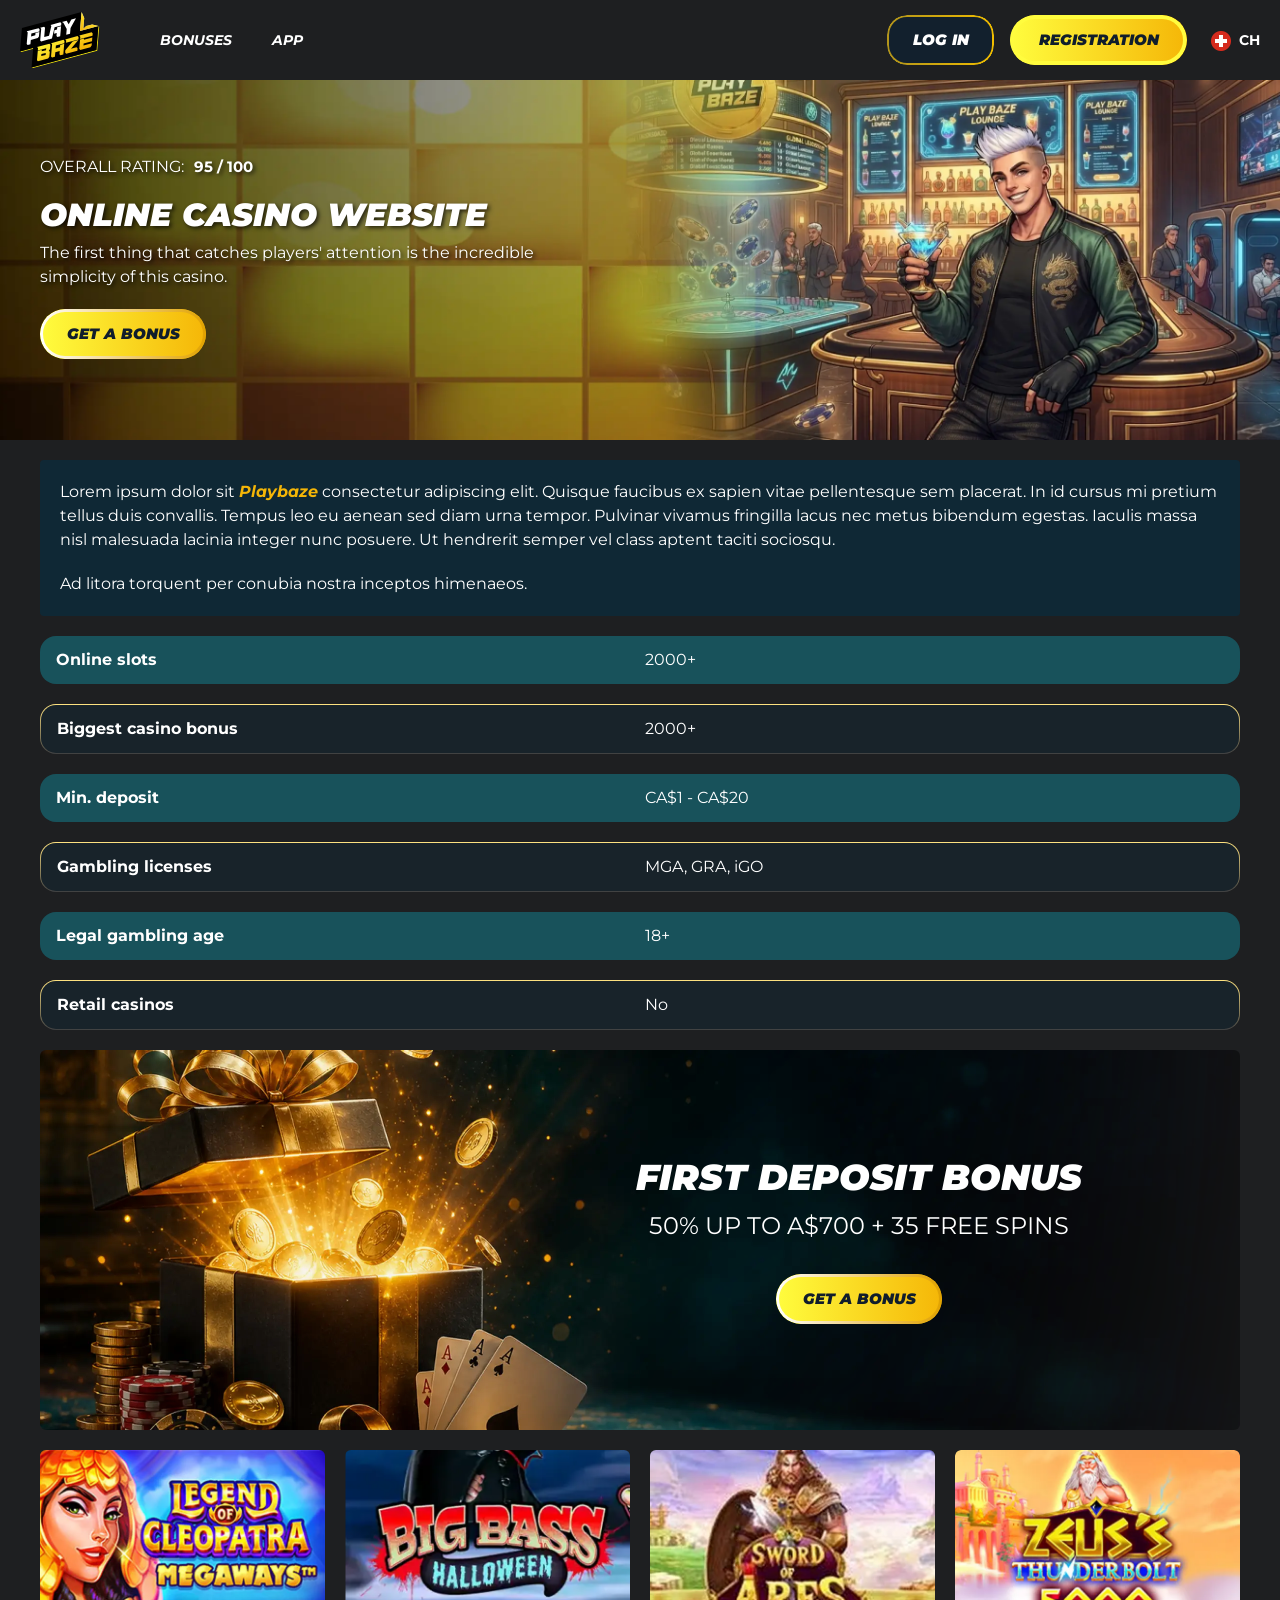
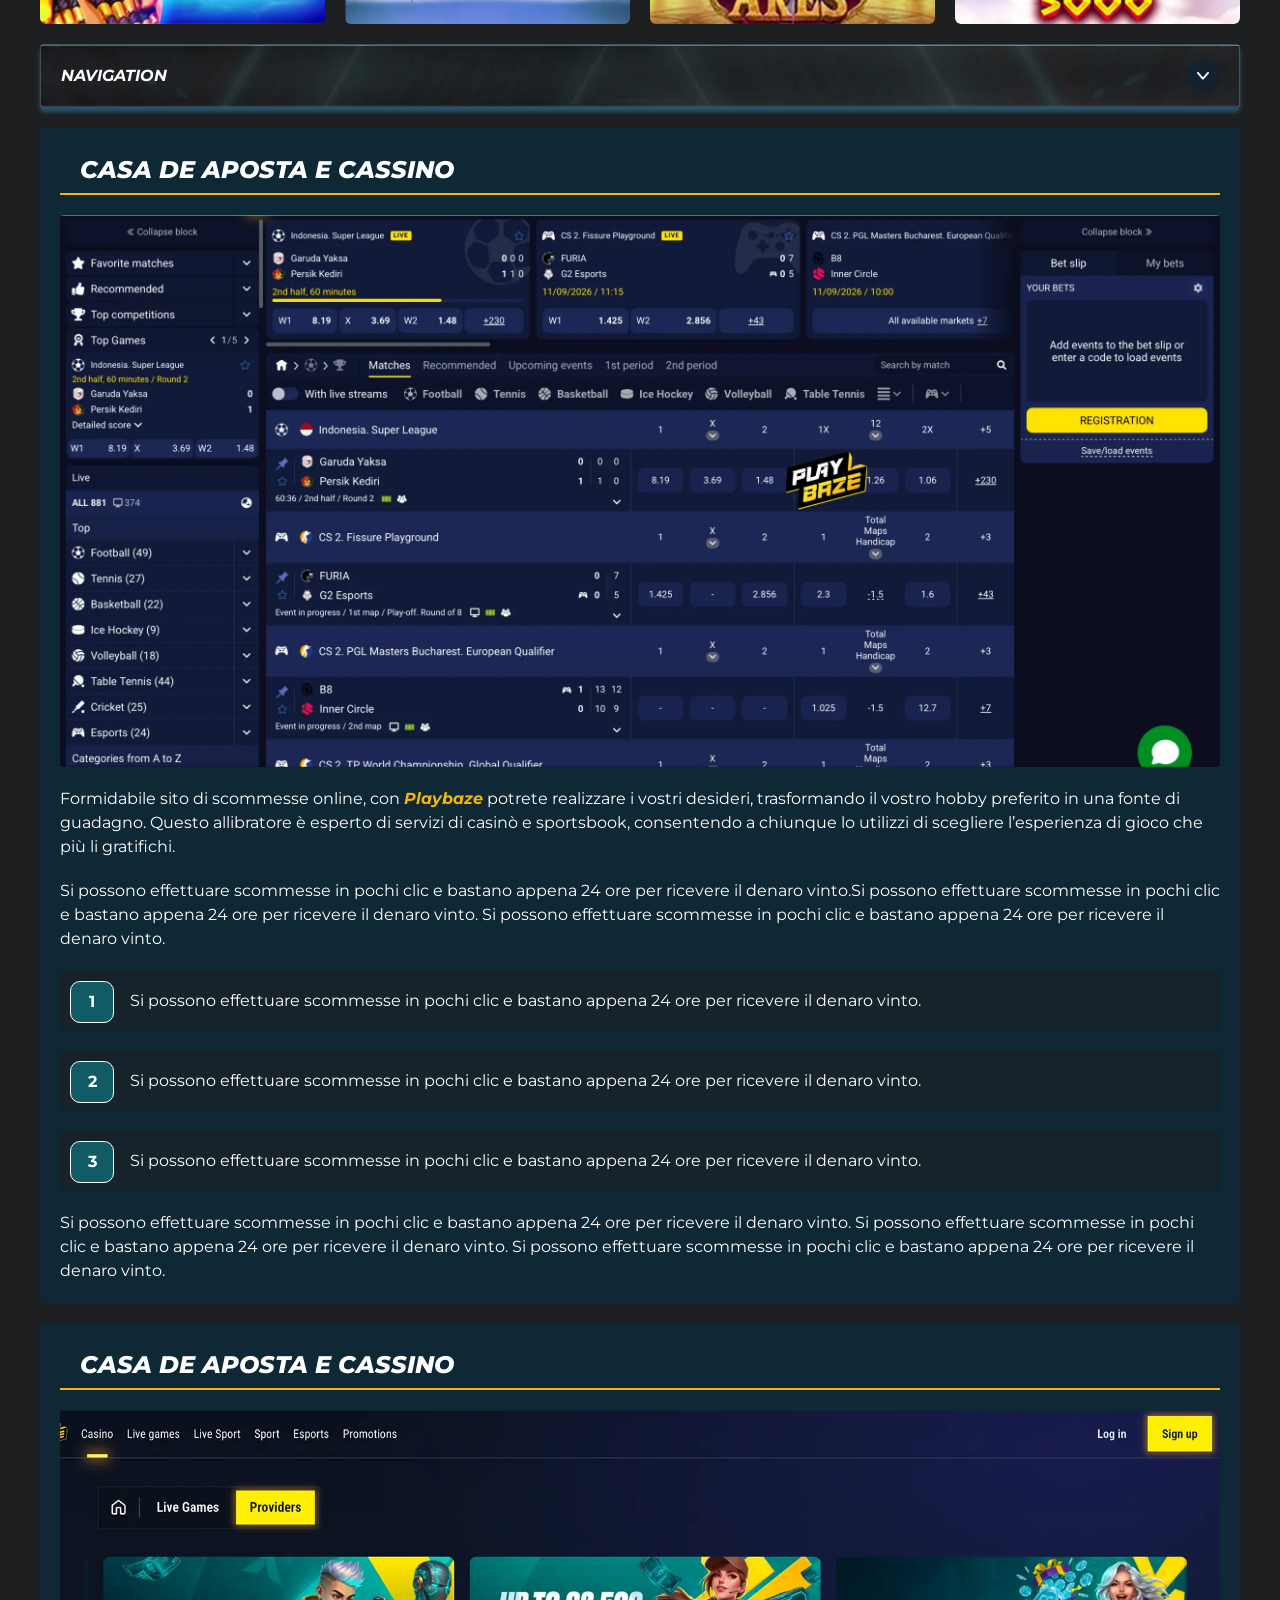
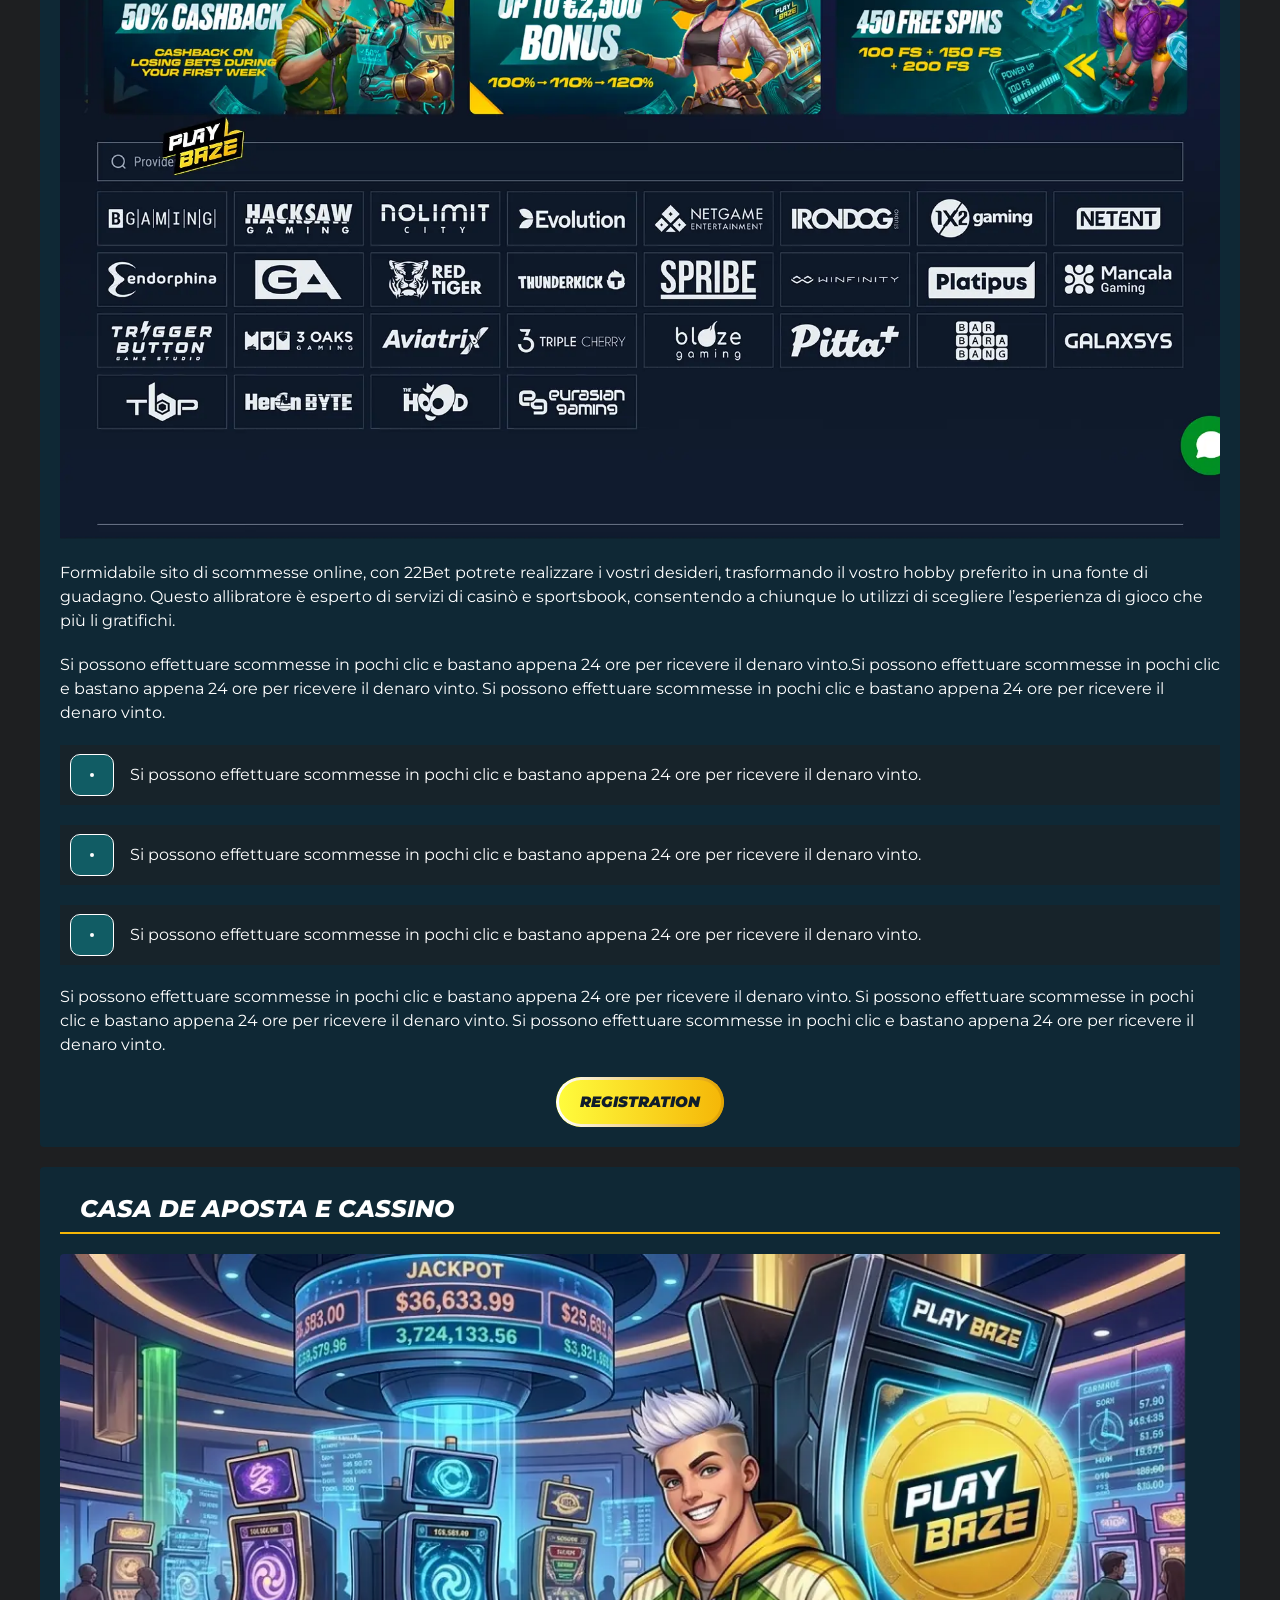
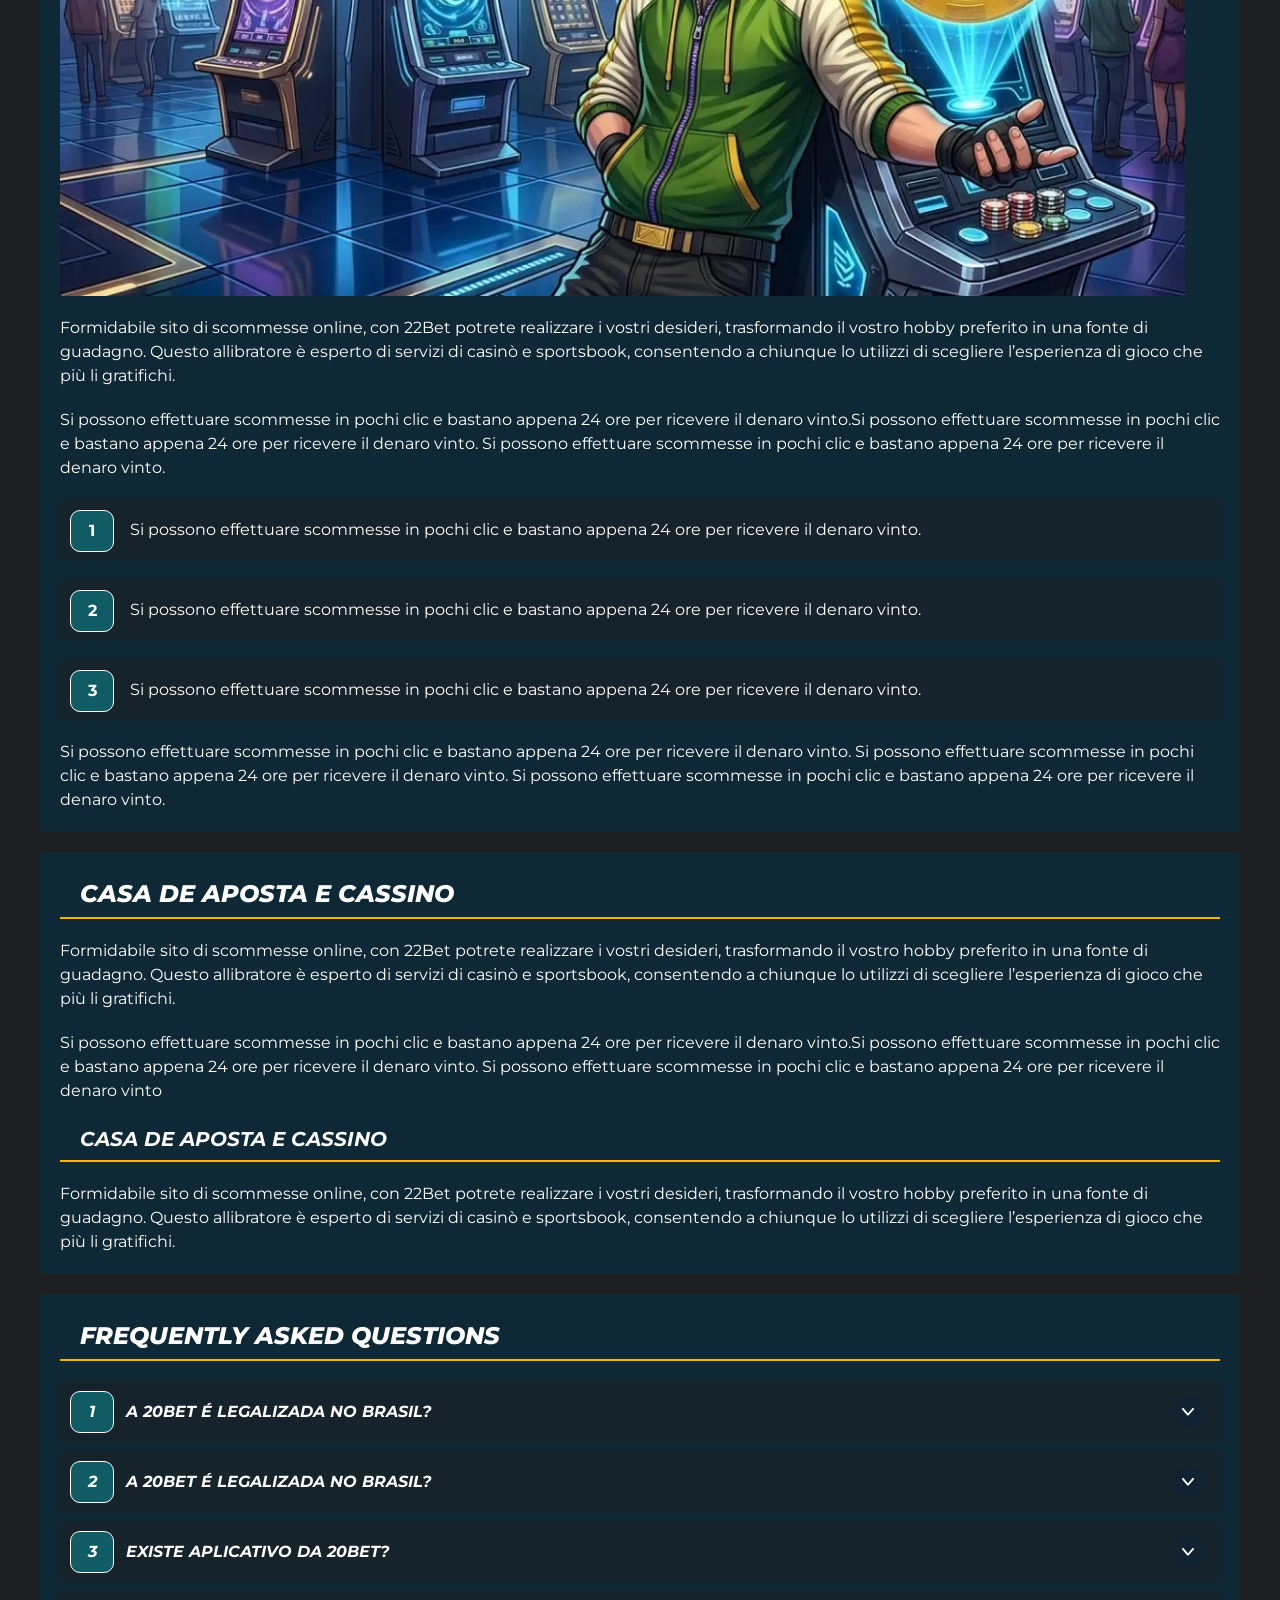
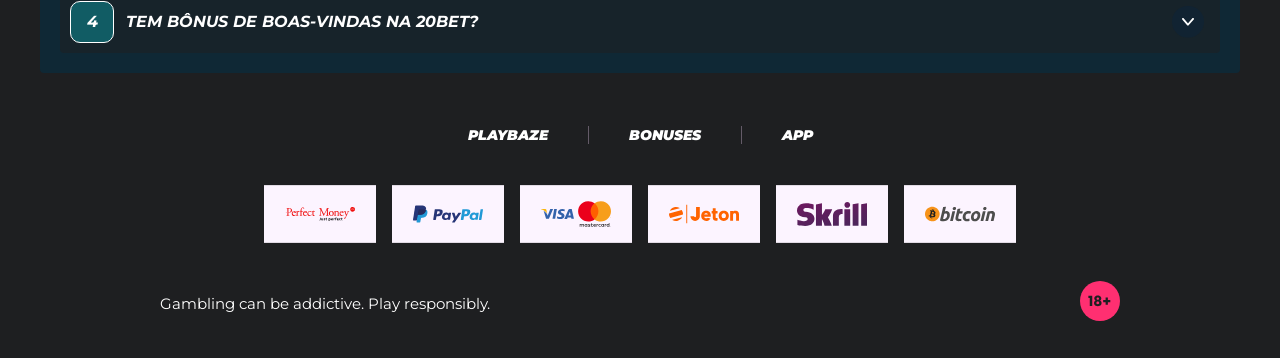
<file: index.html>
<!DOCTYPE html>
<html lang="en">
  <head>
    <meta charset="UTF-8" />
   
    <meta name="viewport" content="width=device-width, initial-scale=1.0" />
    <title>Playbaze </title>
    <meta name="description" content />
    <meta property="og:site_name" content />
    <meta property="og:title" content />
    <meta property="og:type" content="website" />
    <meta property="og:url" content />
    <meta property="og:image" content />
    <meta property="og:image:alt" content />
    <meta property="og:locale" content="en" />
    <meta property="og:description" content />
    <link rel="preconnect" href="https://fonts.googleapis.com" />
    <link rel="preconnect" href="https://fonts.gstatic.com" crossorigin="anonymous" />
   <link href="https://fonts.googleapis.com/css2?family=Open+Sans:ital,wght@0,300..800;1,300..800&display=swap" rel="stylesheet">
<!-- <link href="https://fonts.googleapis.com/css?family=Roboto+Condensed&display=swap" rel="stylesheet"> -->
<link href="https://fonts.googleapis.com/css2?family=Montserrat:ital,wght@0,100..900;1,100..900&display=swap" rel="stylesheet">
 <link href="https://fonts.googleapis.com/css2?family=Roboto+Condensed:ital,wght@0,100..900;1,100..900&display=swap" rel="stylesheet"> 
<link rel="stylesheet" href="./css/reset.css" />
    <link rel="stylesheet" href="./css/main.css" />
    <link rel="stylesheet" href="./css/media.css"/>
    <link rel="icon" href="./images/Group.png" type="image/x-icon"/>
    <script
    src="https://code.jquery.com/jquery-3.6.1.min.js"
    integrity="sha256-o88AwQnZB+VDvE9tvIXrMQaPlFFSUTR+nldQm1LuPXQ="
    crossorigin="anonymous"
  ></script>
  </head>
  <body>
    <header class="header">
      <section class="content header__content">
        <a href="./index.html" class="logo header__logo"
          ><img src="./images/logo.svg" alt="logo" title
        /></a>
        <button class="header__btn-menu" >
          <svg width="16px" height="16px" viewBox="0 0 16 16" xmlns="http://www.w3.org/2000/svg">
              <rect y="0" width="16" height="3" rx="1.5"></rect>
              <rect y="6.5" width="16" height="3" rx="1.5"></rect>
              <rect y="13" width="16" height="3" rx="1.5"></rect>
            </svg>
        </button>

          <nav class="menu header__menu">
              <ul class="header__menu-list">
            <li>
              <a href="./bonus.html">
                <span>Bonuses</span>
              </a>
            </li>
            <li>
              <a href="./app.html">
                <span>App</span>
              </a>
            </li>
            
          </ul>
            <div class="header__button header__button-menu " >
              <a href="#" class="button  button__login-menu">Log In</a>
              <a href="#" class="button button__menu">Registration </a>
            </div>
           
          </nav>
            <a href="#" class="button button__login">Log In</a>
            <a href="#" class="button button__singup">Registration </a>
            
            <a href="" class="header__flag">
                <span><img src="./images/flag.png" alt="flag" title /></span>
                <span>ch</span>
              </a>
      </section>
    </header>
     <main class="main home main-page">
        <section class=" hero hero__page">
           
            <div class="background">
              <img src="./images/main/bg-main.webp" alt="hero" title />
              
            </div>
            <div class="hero__wrapper">
              <div class="hero__data">
                <div class="hero__rating" >
                  <p>Overall Rating:</p>
                 
                  <span >
                    <span >95</span>
                  <span>/</span> 
                  <span >100</span>
                  
                  </span>
                </div>
                <h1 class="title general hero__title">
                 Online Casino Website
                </h1>
                <p class="hero__text">The first thing that catches players' attention is the incredible simplicity of this casino.</p>
                <a href="#" class="button  hero__button">Get a bonus</a>
               
              </div>
             
            </div>
          </section>
      <section class="main__wrap main__wrap-page">
       
       <section class="content__wrapper content__wrapper-page">

         
        
       
          <section class="content article ">
            <p>
             Lorem ipsum dolor sit <a href="#">Playbaze</a> consectetur adipiscing elit. Quisque faucibus ex sapien vitae pellentesque sem placerat. In id cursus mi pretium tellus duis convallis. Tempus leo eu aenean sed diam urna tempor. Pulvinar vivamus fringilla lacus nec metus bibendum egestas. Iaculis massa nisl malesuada lacinia integer nunc posuere. Ut hendrerit semper vel class aptent taciti sociosqu.
            </p>
            <p>
             Ad litora torquent per conubia nostra inceptos himenaeos.
            </p>
          </section>
         
            <section class="content features">
           
              <table class="features__table">
               <tbody class="features__group">
                 
                   <tr>
                   <td>Online slots</td>
                   <td>2000+</td>
                  </tr>
                  <tr>
                   <td>Biggest casino bonus</td>
                   <td>2000+</td>
                  </tr>
                  <tr>
                   <td>Min. deposit</td>
                   <td>CA$1 - CA$20</td>
                  </tr>
                 
                     <tr>
                     <td>Gambling licenses</td>
                     <td>MGA, GRA, iGO</td>
                   </tr>
                   <tr>
                     <td>Legal gambling age</td>
                     <td>18+</td>
                   </tr>
                   <tr>
                     <td>Retail casinos</td>
                     <td>No</td>
                   </tr>
                
               </tbody>
             </table>
            
         
           </section>  
             <section class="content banner">
            <div class="background banner__background ">
              
              <img src="./images/main/banner-main.webp" alt="banner" title />
              
            </div>
            <div class="banner__info">
                <h2 class="title high banner__title-main">
           first Deposit Bonus
              </h2>
              <p class="banner__subtitle">50% up to A$700 + 35 Free spins</p>
            
            
              <a href="#" class="button banner__button">Get a bonus</a>
            </div>
          </section>
           <section class="content casino">
           
              <ul class="casino__list">
                <li class="casino__item">
                   <a href="#">
                     <div class="casino__wrapper">
                      <img class="casino__img" src="./images/main/card-main1.webp" alt="" title>
                    <div class="casino__hover casino__hover-live">
                        
                        <div class="casino-box">
                            
                        <span class="button  casino__buttons">Play now</span>
                        </div>
                    </div>
                    </div>
                    
                   </a>
                </li>
                <li class="casino__item">
                  <a href="#">
                     <div class="casino__wrapper">
                      <img class="casino__img" src="./images/main/card-main2.webp" alt="" title>
                    <div class="casino__hover casino__hover-live">
                        
                        <div class="casino-box">
                            
                        <span class="button  casino__buttons">Play now</span>
                        </div>
                    </div>
                    </div>
                    
                   </a>
              </li>
              <li class="casino__item">
                <a href="#">
                     <div class="casino__wrapper">
                      <img class="casino__img" src="./images/main/card-main3.webp" alt="" title>
                    <div class="casino__hover casino__hover-live">
                        
                        <div class="casino-box">
                            
                        <span class="button  casino__buttons">Play now</span>
                        </div>
                    </div>
                    </div>
                    
                   </a>
            </li>
             <li class="casino__item">
                <a href="#">
                     <div class="casino__wrapper">
                      <img class="casino__img" src="./images/main/card-main4.webp" alt="" title>
                    <div class="casino__hover casino__hover-live">
                        
                        <div class="casino-box">
                            
                        <span class="button  casino__buttons">Play now</span>
                        </div>
                    </div>
                    </div>
                    
                   </a>
            </li>
           
              </ul>
         </section>
              <section class="content menu-review__content">
              

            
                <div class="menu__review-desk menu__review-content">Navigation</div>
                <ul class="menu__review menu__review-list">
                  <li><a href="#">Lorem ipsum dolor sit</a></li>
                    <li><a href="#">Amet consectetur adipiscing</a></li>
                      <li><a href="#">Quisque faucibus ex sapien vitaeno</a></li>
                        <li><a href="#">Ut hendrerit semper</a></li>
                          <li><a href="#">Pulvinar vivamus fringillas</a></li>
                 
                         <li><a href="#">Ad litora torquent per conubia</a></li>
                </ul>
             
          
          </section>
          
        
          <section class="content article">
            <h2 class="title high article__title">Casa de Aposta e Cassino</h2>
             <div class="images">
              <img src="./images/main/image1-main.webp" alt="banner" title />
            </div>
            <p>
             Formidabile sito di scommesse online, con <a href="#">Playbaze</a> potrete realizzare i vostri desideri, trasformando il vostro hobby preferito in una fonte di guadagno. Questo allibratore è esperto di servizi di casinò e sportsbook, consentendo a chiunque lo utilizzi di scegliere l’esperienza di gioco che più li gratifichi.
            </p>
            <p>
             Si possono effettuare scommesse in pochi clic e bastano appena 24 ore per ricevere il denaro vinto.Si possono effettuare scommesse in pochi clic e bastano appena 24 ore per ricevere il denaro vinto. Si possono effettuare scommesse in pochi clic e bastano appena 24 ore per ricevere il denaro vinto.
            </p>
           <ol>
              <li>Si possono effettuare scommesse in pochi clic e bastano appena 24 ore per ricevere il denaro vinto.</li>
              <li>Si possono effettuare scommesse in pochi clic e bastano appena 24 ore per ricevere il denaro vinto.</li>
              <li>Si possono effettuare scommesse in pochi clic e bastano appena 24 ore per ricevere il denaro vinto.</li>
            </ol>
            <p>Si possono effettuare scommesse in pochi clic e bastano appena 24 ore per ricevere il denaro vinto. Si possono effettuare scommesse in pochi clic e bastano appena 24 ore per ricevere il denaro vinto. Si possono effettuare scommesse in pochi clic e bastano appena 24 ore per ricevere il denaro vinto.</p>
          </section>
           <section class="content article">
            <h2 class="title high article__title">Casa de Aposta e Cassino</h2>
             <div class="images">
              <img src="./images/main/image2-main.webp" alt="banner" title />
            </div>
            <p>
             Formidabile sito di scommesse online, con 22Bet potrete realizzare i vostri desideri, trasformando il vostro hobby preferito in una fonte di guadagno. Questo allibratore è esperto di servizi di casinò e sportsbook, consentendo a chiunque lo utilizzi di scegliere l’esperienza di gioco che più li gratifichi.
            </p>
            <p>
             Si possono effettuare scommesse in pochi clic e bastano appena 24 ore per ricevere il denaro vinto.Si possono effettuare scommesse in pochi clic e bastano appena 24 ore per ricevere il denaro vinto. Si possono effettuare scommesse in pochi clic e bastano appena 24 ore per ricevere il denaro vinto.
            </p>
           <ul>
              <li>Si possono effettuare scommesse in pochi clic e bastano appena 24 ore per ricevere il denaro vinto.</li>
              <li>Si possono effettuare scommesse in pochi clic e bastano appena 24 ore per ricevere il denaro vinto.</li>
              <li>Si possono effettuare scommesse in pochi clic e bastano appena 24 ore per ricevere il denaro vinto.</li>
            </ul>
            <p>Si possono effettuare scommesse in pochi clic e bastano appena 24 ore per ricevere il denaro vinto. Si possono effettuare scommesse in pochi clic e bastano appena 24 ore per ricevere il denaro vinto. Si possono effettuare scommesse in pochi clic e bastano appena 24 ore per ricevere il denaro vinto.</p>
         <a href="#" class="button">Registration</a>
          </section>
           <section class="content article">
            <h2 class="title high article__title">Casa de Aposta e Cassino</h2>
             <div class="images">
              <img src="./images/main/image3-main.webp" alt="banner" title />
            </div>
            <p>
             Formidabile sito di scommesse online, con 22Bet potrete realizzare i vostri desideri, trasformando il vostro hobby preferito in una fonte di guadagno. Questo allibratore è esperto di servizi di casinò e sportsbook, consentendo a chiunque lo utilizzi di scegliere l’esperienza di gioco che più li gratifichi.
            </p>
            <p>
             Si possono effettuare scommesse in pochi clic e bastano appena 24 ore per ricevere il denaro vinto.Si possono effettuare scommesse in pochi clic e bastano appena 24 ore per ricevere il denaro vinto. Si possono effettuare scommesse in pochi clic e bastano appena 24 ore per ricevere il denaro vinto.
            </p>
           <ol>
              <li>Si possono effettuare scommesse in pochi clic e bastano appena 24 ore per ricevere il denaro vinto.</li>
              <li>Si possono effettuare scommesse in pochi clic e bastano appena 24 ore per ricevere il denaro vinto.</li>
              <li>Si possono effettuare scommesse in pochi clic e bastano appena 24 ore per ricevere il denaro vinto.</li>
            </ol>
            <p>Si possono effettuare scommesse in pochi clic e bastano appena 24 ore per ricevere il denaro vinto. Si possono effettuare scommesse in pochi clic e bastano appena 24 ore per ricevere il denaro vinto. Si possono effettuare scommesse in pochi clic e bastano appena 24 ore per ricevere il denaro vinto.</p>
          </section>
           <section class="content article ">
            <h2 class="title high article__title">Casa de Aposta e Cassino</h2>
            <p>Formidabile sito di scommesse online, con 22Bet potrete realizzare i vostri desideri, trasformando il vostro hobby preferito in una fonte di guadagno. Questo allibratore è esperto di servizi di casinò e sportsbook, consentendo a chiunque lo utilizzi di scegliere l’esperienza di gioco che più li gratifichi.</p>
            <p>Si possono effettuare scommesse in pochi clic e bastano appena 24 ore per ricevere il denaro vinto.Si possono effettuare scommesse in pochi clic e bastano appena 24 ore per ricevere il denaro vinto. Si possono effettuare scommesse in pochi clic e bastano appena 24 ore per ricevere il denaro vinto</p>
            <h3>Casa de Aposta e Cassino</h3>
            <p>Formidabile sito di scommesse online, con 22Bet potrete realizzare i vostri desideri, trasformando il vostro hobby preferito in una fonte di guadagno. Questo allibratore è esperto di servizi di casinò e sportsbook, consentendo a chiunque lo utilizzi di scegliere l’esperienza di gioco che più li gratifichi.</p>
           </section>

          <section class="content faq">
            <h2 class="title high faq__title">Frequently Asked Questions</h2>
            <ul class="faq__list " >
              <li class="faq__item"  >
                <h3 class="title medium faq__subtitle js-button-expander js-button-expander--faq"  >A 20Bet é legalizada no Brasil?
                 </h3>
                <div  class="faq__answer js-expand-content js-expand-content--faq" >
                  <p  >
                    Sim, a casa de apostas tem licença emitida por Curaçao, que é reconhecida no Brasil e a permite atuar por aqui.
                  </p>
                </div>
              </li>
              <li class="faq__item"  >
                <h3 class="title medium faq__subtitle js-button-expander js-button-expander--faq"  >A 20Bet é legalizada no Brasil?</h3>
                <div class="faq__answer js-expand-content js-expand-content--faq" >
                  <p  >
                    Sim, a casa de apostas tem licença emitida por Curaçao, que é reconhecida no Brasil e a permite atuar por aqui.
                  </p>
                </div>
              </li> 
              <li class="faq__item"  >
                <h3 class="title medium faq__subtitle js-button-expander js-button-expander--faq"  >Existe aplicativo da 20Bet?</h3>
                <div class="faq__answer js-expand-content js-expand-content--faq" >
                  <p  >
                   Sim, disponível para sistemas operacionais iOS e Android.
                  </p>
                </div>
              </li> 
              <li class="faq__item"  >
                <h3 class="title medium faq__subtitle js-button-expander js-button-expander--faq"  >Tem bônus de boas-vindas na 20Bet?</h3>
                <div class="faq__answer js-expand-content js-expand-content--faq" >
                  <p  >
                   O pacote especial para novos usuários da 20Bet paga 100% sobre o primeiro depósito, com limite de 600 BRL.
                  </p>
                </div>
              </li> 
             
            </ul>
          </section>
          
        </section> 
      
        <div class=""  onclick="scrollToTop()">
          <button class="main__arrow" id="scrollToTopBtn"></button>
        </div> 
        
      </section>
    </main> 
     <footer class=" footer ">
      <section class="content footer__content">
        <ul class="footer__menu">
        
         <li><a href="/">PLAYBAZE</a></li>
         <li><a href="./bonus.html">BONUSES</a></li>
         <li><a href="./app.html">App</a></li>
        
        </ul>
       
          <ul class="footer__cards-list">
           
            <li>
              <a href="#"
                ><img src="./images/footer-img1.svg" alt="cardvisa" title
              /></a>
            </li>
             <li>
              <a href="#"
                ><img src="./images/footer-img2.svg" alt="cardvisa" title
              /></a>
            </li>
              <li>
              <a href="#"
                ><img src="./images/footer-img3.svg" alt="cardvisa" title
              /></a>
            </li>
              <li>
              <a href="#"
                ><img src="./images/footer-img4.svg" alt="cardvisa" title
              /></a>
            </li>
              <li>
              <a href="#"
                ><img src="./images/footer-img5.svg" alt="cardvisa" title
              /></a>
            </li>
              <li>
              <a href="#"
                ><img src="./images/footer-img6.svg" alt="cardvisa" title
              /></a>
            </li>
           
          </ul>
       
        <div class="footer__wrapp">
          <div class="footer__text">
           
            <p>Gambling can be addictive. Play responsibly. 
</p>
           
          </div>
          <div class="footer__age">
            <img src="./images/age.svg" alt="age" title />
          </div>
        </div>
      
      </section>
    </footer>
    <script src="./js/arrowUp.js" defer></script>
    <script src="./js/sidebar.js" defer></script>
    <script src="./js/expander.js" defer></script>
    <script src="./js/mobile-menu.js" defer></script>
    
  </body>
</html>
</file>
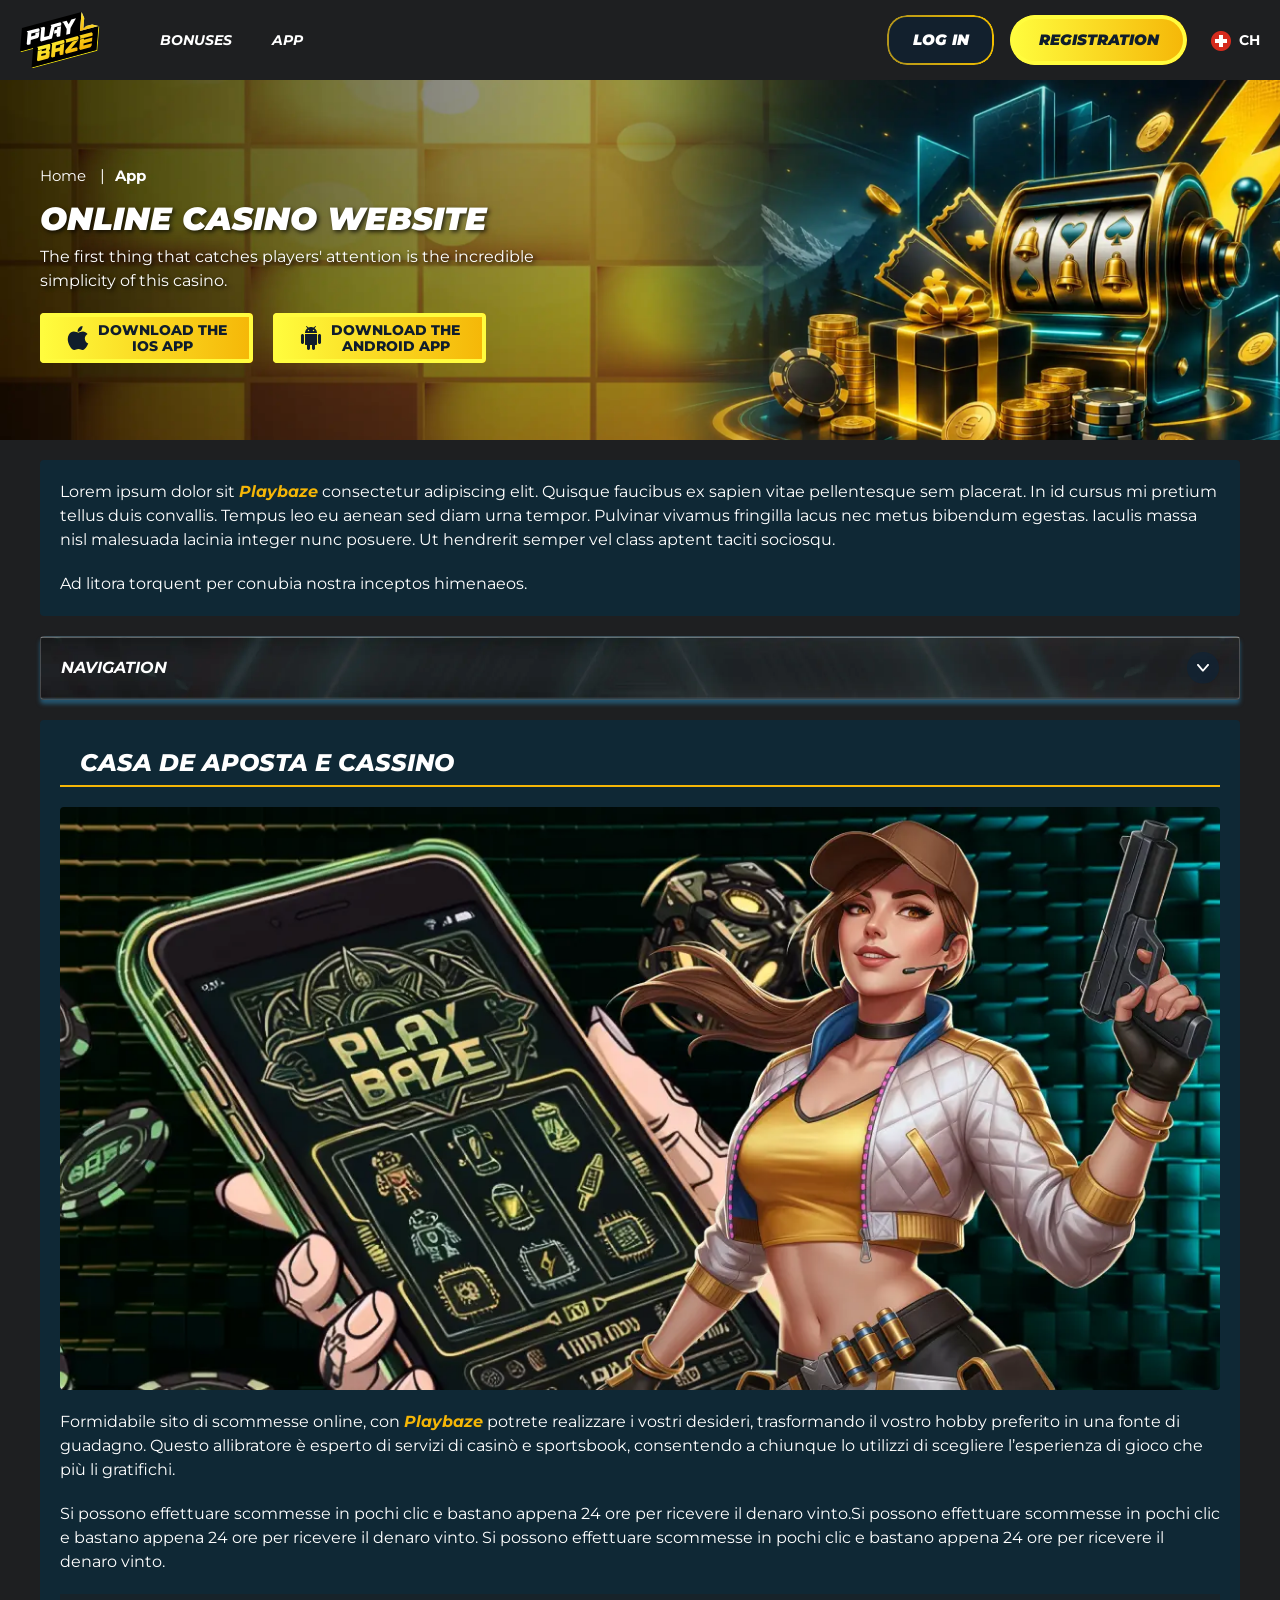
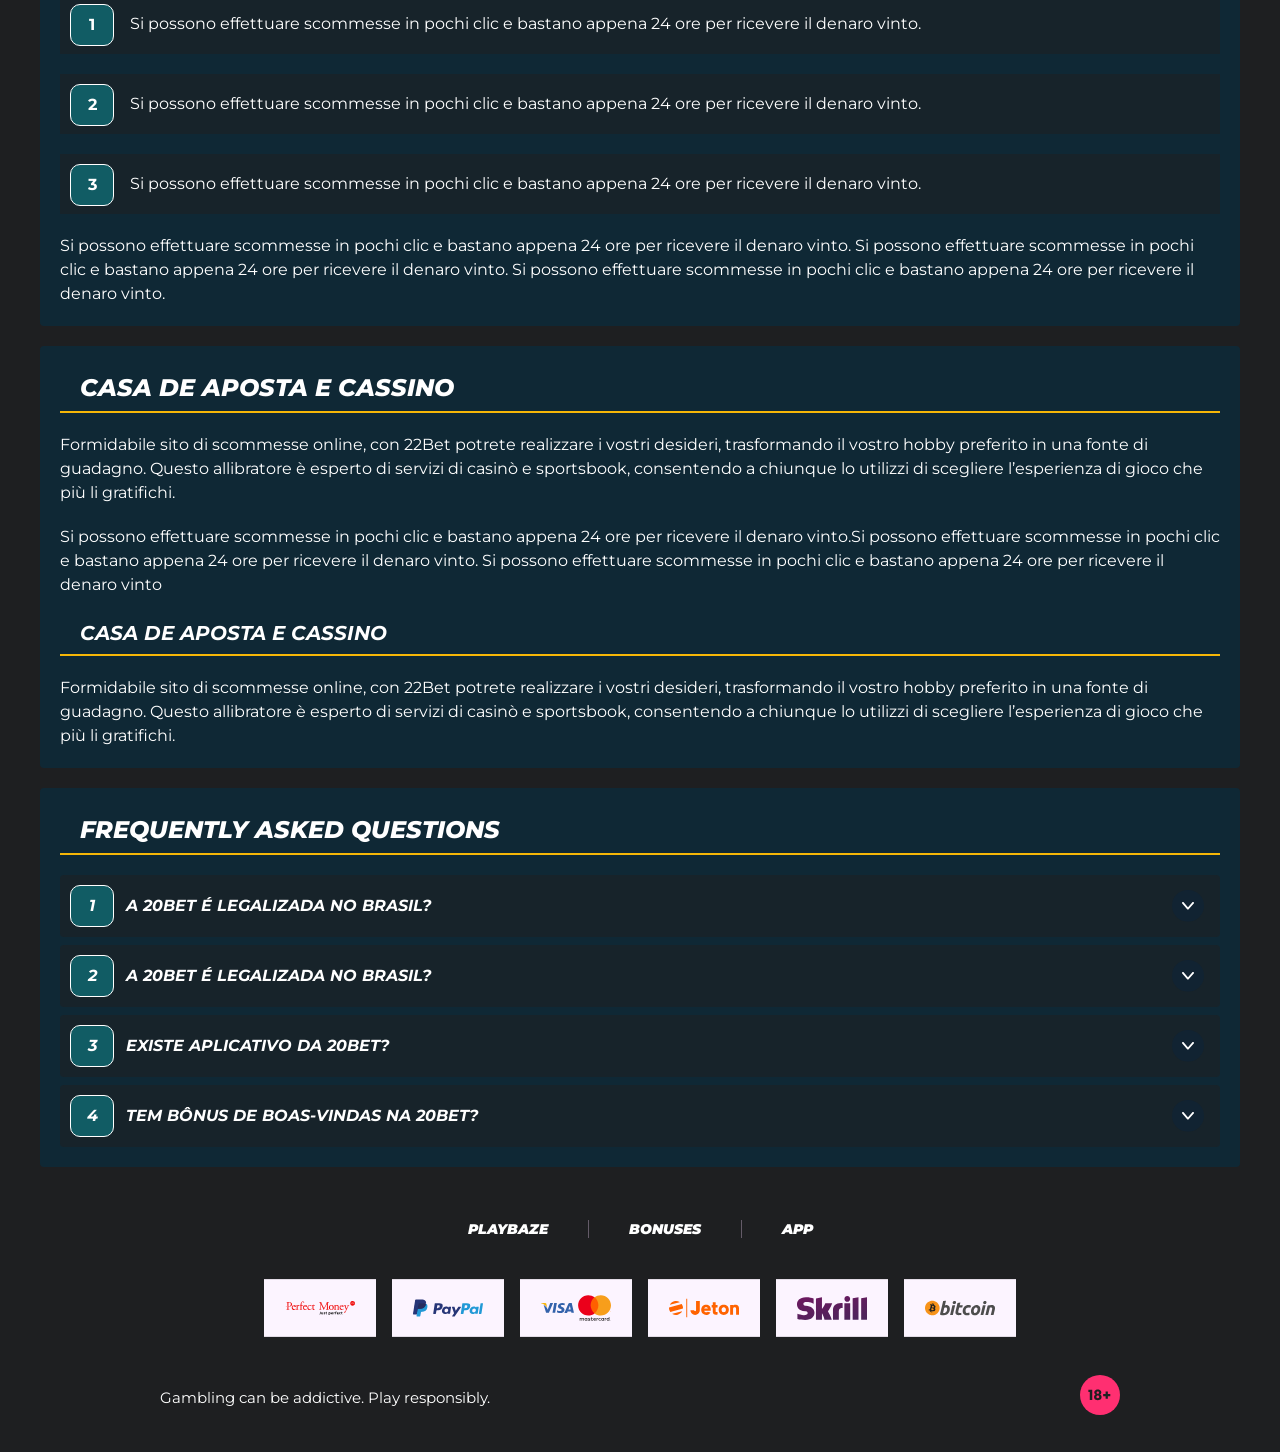
<file: app.html>
<!DOCTYPE html>
<html lang="en">
  <head>
    <meta charset="UTF-8" />
   
    <meta name="viewport" content="width=device-width, initial-scale=1.0" />
    <title>Playbaze</title>
    <meta name="description" content />
    <meta property="og:site_name" content />
    <meta property="og:title" content />
    <meta property="og:type" content="website" />
    <meta property="og:url" content />
    <meta property="og:image" content />
    <meta property="og:image:alt" content />
    <meta property="og:locale" content="en" />
    <meta property="og:description" content />
    <link rel="preconnect" href="https://fonts.googleapis.com" />
    <link rel="preconnect" href="https://fonts.gstatic.com" crossorigin="anonymous" />
   <link href="https://fonts.googleapis.com/css2?family=Open+Sans:ital,wght@0,300..800;1,300..800&display=swap" rel="stylesheet">
<link href="https://fonts.googleapis.com/css2?family=Roboto+Condensed:ital,wght@0,100..900;1,100..900&display=swap" rel="stylesheet"> 

<link href="https://fonts.googleapis.com/css2?family=Montserrat:ital,wght@0,100..900;1,100..900&display=swap" rel="stylesheet">
   <link rel="stylesheet" href="./css/reset.css" />
    <link rel="stylesheet" href="./css/main.css" />
    <link rel="stylesheet" href="./css/media.css"/>
    <link rel="icon" href="./images/Group.png" type="image/x-icon"/>
    <script
    src="https://code.jquery.com/jquery-3.6.1.min.js"
    integrity="sha256-o88AwQnZB+VDvE9tvIXrMQaPlFFSUTR+nldQm1LuPXQ="
    crossorigin="anonymous"
  ></script>
  </head>
  <body>
     <header class="header">
      <section class="content header__content">
        <a href="./index.html" class="logo header__logo"
          ><img src="./images/logo.svg" alt="logo" title
        /></a>
        <button class="header__btn-menu" >
          <svg width="16px" height="16px" viewBox="0 0 16 16" xmlns="http://www.w3.org/2000/svg">
              <rect y="0" width="16" height="3" rx="1.5"></rect>
              <rect y="6.5" width="16" height="3" rx="1.5"></rect>
              <rect y="13" width="16" height="3" rx="1.5"></rect>
            </svg>
        </button>

          <nav class="menu header__menu">
              <ul class="header__menu-list">
            <li>
              <a href="./bonus.html">
                <span>Bonuses</span>
              </a>
            </li>
            <li>
              <a href="./app.html">
                <span>App</span>
              </a>
            </li>
          
          </ul>
            <div class="header__button header__button-menu " >
              <a href="#" class="button  button__login-menu">Log In</a>
              <a href="#" class="button button__menu">Registration </a>
            </div>
           
          </nav>
            <a href="#" class="button button__login">Log In</a>
            <a href="#" class="button button__singup">Registration </a>
          
            <a href="" class="header__flag">
                <span><img src="./images/flag.png" alt="flag" title /></span>
                <span>ch</span>
              </a>
      </section>
    </header>
     <main class="main home main-page">
        <section class=" hero hero__page hero__page-app">
           
            <div class="background background-page">
              <img src="./images/app/bg-app.webp" alt="hero" title />
              
            </div>
            <div class="hero__wrapper hero__wrapper-page">
              <div class="hero__data hero__data-app">
                <ul
                class="breadcrumbs "
                
              >
                <li
                  
                >
                  <a href="#" >
                    <span >Home</span></a
                  >
                 
                </li>
                <li
                  
                >
                  <a href="#" > <span >App</span></a>
                 
                </li>
              </ul>
                <h1 class="title general hero__title">
                  Online Casino Website
                </h1>
                 <p class="hero__text">The first thing that catches players' attention is the incredible simplicity of this casino.</p>
               
              <div class="banner__content banner__content-app">
             
                  <a href="#" class="banner__btn banner__btn-app">
                    <img src="./images/app/apple.svg" alt="icon" title>
                   Download the</br>

 IOS app
                  </a>
                  <a href="#" class="banner__btn banner__btn-android"
                    > <img src="./images/app/android.svg" alt="icon" title>Download the</br>
android app</a
                  >
                </div>
              </div>
             
            </div>
          </section>
      <section class="main__wrap main__wrap-page">
       
       <section class="content__wrapper content__wrapper-page">

         
        
       
          <section class="content article  r">
            <p>
             Lorem ipsum dolor sit <a href="#">Playbaze</a> consectetur adipiscing elit. Quisque faucibus ex sapien vitae pellentesque sem placerat. In id cursus mi pretium tellus duis convallis. Tempus leo eu aenean sed diam urna tempor. Pulvinar vivamus fringilla lacus nec metus bibendum egestas. Iaculis massa nisl malesuada lacinia integer nunc posuere. Ut hendrerit semper vel class aptent taciti sociosqu.
            </p>
            <p>
             Ad litora torquent per conubia nostra inceptos himenaeos.
            </p>
          </section>
         
            <section class="content menu-review__content">
              

            
                <div class="menu__review-desk menu__review-content">Navigation</div>
                <ul class="menu__review menu__review-list">
                  <li><a href="#">Lorem ipsum dolor sit</a></li>
                    <li><a href="#">Amet consectetur adipiscing</a></li>
                      <li><a href="#">Quisque faucibus ex sapien vitaeno</a></li>
                        <li><a href="#">Ut hendrerit semper</a></li>
                          <li><a href="#">Pulvinar vivamus fringillas</a></li>
                 
                         <li><a href="#">Ad litora torquent per conubia</a></li>
                </ul>
             
          
          </section>
          
        
          <section class="content article">
            <h2 class="title high article__title">Casa de Aposta e Cassino</h2>
             <div class="images">
              <img src="./images/app/image1-app.webp" alt="banner" title />
            </div>
            <p>
             Formidabile sito di scommesse online, con <a href="#">Playbaze</a> potrete realizzare i vostri desideri, trasformando il vostro hobby preferito in una fonte di guadagno. Questo allibratore è esperto di servizi di casinò e sportsbook, consentendo a chiunque lo utilizzi di scegliere l’esperienza di gioco che più li gratifichi.
            </p>
            <p>
             Si possono effettuare scommesse in pochi clic e bastano appena 24 ore per ricevere il denaro vinto.Si possono effettuare scommesse in pochi clic e bastano appena 24 ore per ricevere il denaro vinto. Si possono effettuare scommesse in pochi clic e bastano appena 24 ore per ricevere il denaro vinto.
            </p>
           <ol>
              <li>Si possono effettuare scommesse in pochi clic e bastano appena 24 ore per ricevere il denaro vinto.</li>
              <li>Si possono effettuare scommesse in pochi clic e bastano appena 24 ore per ricevere il denaro vinto.</li>
              <li>Si possono effettuare scommesse in pochi clic e bastano appena 24 ore per ricevere il denaro vinto.</li>
            </ol>
            <p>Si possono effettuare scommesse in pochi clic e bastano appena 24 ore per ricevere il denaro vinto. Si possono effettuare scommesse in pochi clic e bastano appena 24 ore per ricevere il denaro vinto. Si possono effettuare scommesse in pochi clic e bastano appena 24 ore per ricevere il denaro vinto.</p>
          </section>
         
         
           <section class="content article ">
            <h2 class="title high article__title">Casa de Aposta e Cassino</h2>
            <p>Formidabile sito di scommesse online, con 22Bet potrete realizzare i vostri desideri, trasformando il vostro hobby preferito in una fonte di guadagno. Questo allibratore è esperto di servizi di casinò e sportsbook, consentendo a chiunque lo utilizzi di scegliere l’esperienza di gioco che più li gratifichi.</p>
            <p>Si possono effettuare scommesse in pochi clic e bastano appena 24 ore per ricevere il denaro vinto.Si possono effettuare scommesse in pochi clic e bastano appena 24 ore per ricevere il denaro vinto. Si possono effettuare scommesse in pochi clic e bastano appena 24 ore per ricevere il denaro vinto</p>
            <h3>Casa de Aposta e Cassino</h3>
            <p>Formidabile sito di scommesse online, con 22Bet potrete realizzare i vostri desideri, trasformando il vostro hobby preferito in una fonte di guadagno. Questo allibratore è esperto di servizi di casinò e sportsbook, consentendo a chiunque lo utilizzi di scegliere l’esperienza di gioco che più li gratifichi.</p>
           </section>

          <section class="content faq">
            <h2 class="title high faq__title">Frequently Asked Questions</h2>
            <ul class="faq__list " >
              <li class="faq__item"  >
                <h3 class="title medium faq__subtitle js-button-expander js-button-expander--faq"  >A 20Bet é legalizada no Brasil?
                 </h3>
                <div  class="faq__answer js-expand-content js-expand-content--faq" >
                  <p  >
                    Sim, a casa de apostas tem licença emitida por Curaçao, que é reconhecida no Brasil e a permite atuar por aqui.
                  </p>
                </div>
              </li>
              <li class="faq__item"  >
                <h3 class="title medium faq__subtitle js-button-expander js-button-expander--faq"  >A 20Bet é legalizada no Brasil?</h3>
                <div class="faq__answer js-expand-content js-expand-content--faq" >
                  <p  >
                    Sim, a casa de apostas tem licença emitida por Curaçao, que é reconhecida no Brasil e a permite atuar por aqui.
                  </p>
                </div>
              </li> 
              <li class="faq__item"  >
                <h3 class="title medium faq__subtitle js-button-expander js-button-expander--faq"  >Existe aplicativo da 20Bet?</h3>
                <div class="faq__answer js-expand-content js-expand-content--faq" >
                  <p  >
                   Sim, disponível para sistemas operacionais iOS e Android.
                  </p>
                </div>
              </li> 
              <li class="faq__item"  >
                <h3 class="title medium faq__subtitle js-button-expander js-button-expander--faq"  >Tem bônus de boas-vindas na 20Bet?</h3>
                <div class="faq__answer js-expand-content js-expand-content--faq" >
                  <p  >
                   O pacote especial para novos usuários da 20Bet paga 100% sobre o primeiro depósito, com limite de 600 BRL.
                  </p>
                </div>
              </li> 
             
            </ul>
          </section>
          
        </section> 
      
        <div class=""  onclick="scrollToTop()">
          <button class="main__arrow" id="scrollToTopBtn"></button>
        </div> 
        
      </section>
    </main> 
  <footer class=" footer ">
      <section class="content footer__content">
        <ul class="footer__menu">
        
           <li><a href="/">PLAYBAZE</a></li>
         <li><a href="./bonus.html">BONUSES</a></li>
         <li><a href="./app.html">App</a></li>
        
        </ul>
       
          <ul class="footer__cards-list">
           
            <li>
              <a href="#"
                ><img src="./images/footer-img1.svg" alt="cardvisa" title
              /></a>
            </li>
             <li>
              <a href="#"
                ><img src="./images/footer-img2.svg" alt="cardvisa" title
              /></a>
            </li>
              <li>
              <a href="#"
                ><img src="./images/footer-img3.svg" alt="cardvisa" title
              /></a>
            </li>
              <li>
              <a href="#"
                ><img src="./images/footer-img4.svg" alt="cardvisa" title
              /></a>
            </li>
              <li>
              <a href="#"
                ><img src="./images/footer-img5.svg" alt="cardvisa" title
              /></a>
            </li>
              <li>
              <a href="#"
                ><img src="./images/footer-img6.svg" alt="cardvisa" title
              /></a>
            </li>
           
          </ul>
       
        <div class="footer__wrapp">
          <div class="footer__text">
           
            <p>Gambling can be addictive. Play responsibly. 
</p>
           
          </div>
          <div class="footer__age">
            <img src="./images/age.svg" alt="age" title />
          </div>
        </div>
      
      </section>
    </footer>
    <script src="./js/arrowUp.js" defer></script>
    <script src="./js/sidebar.js" defer></script>
    <script src="./js/expander.js" defer></script>
    <script src="./js/mobile-menu.js" defer></script>
   
  </body>
</html>
</file>
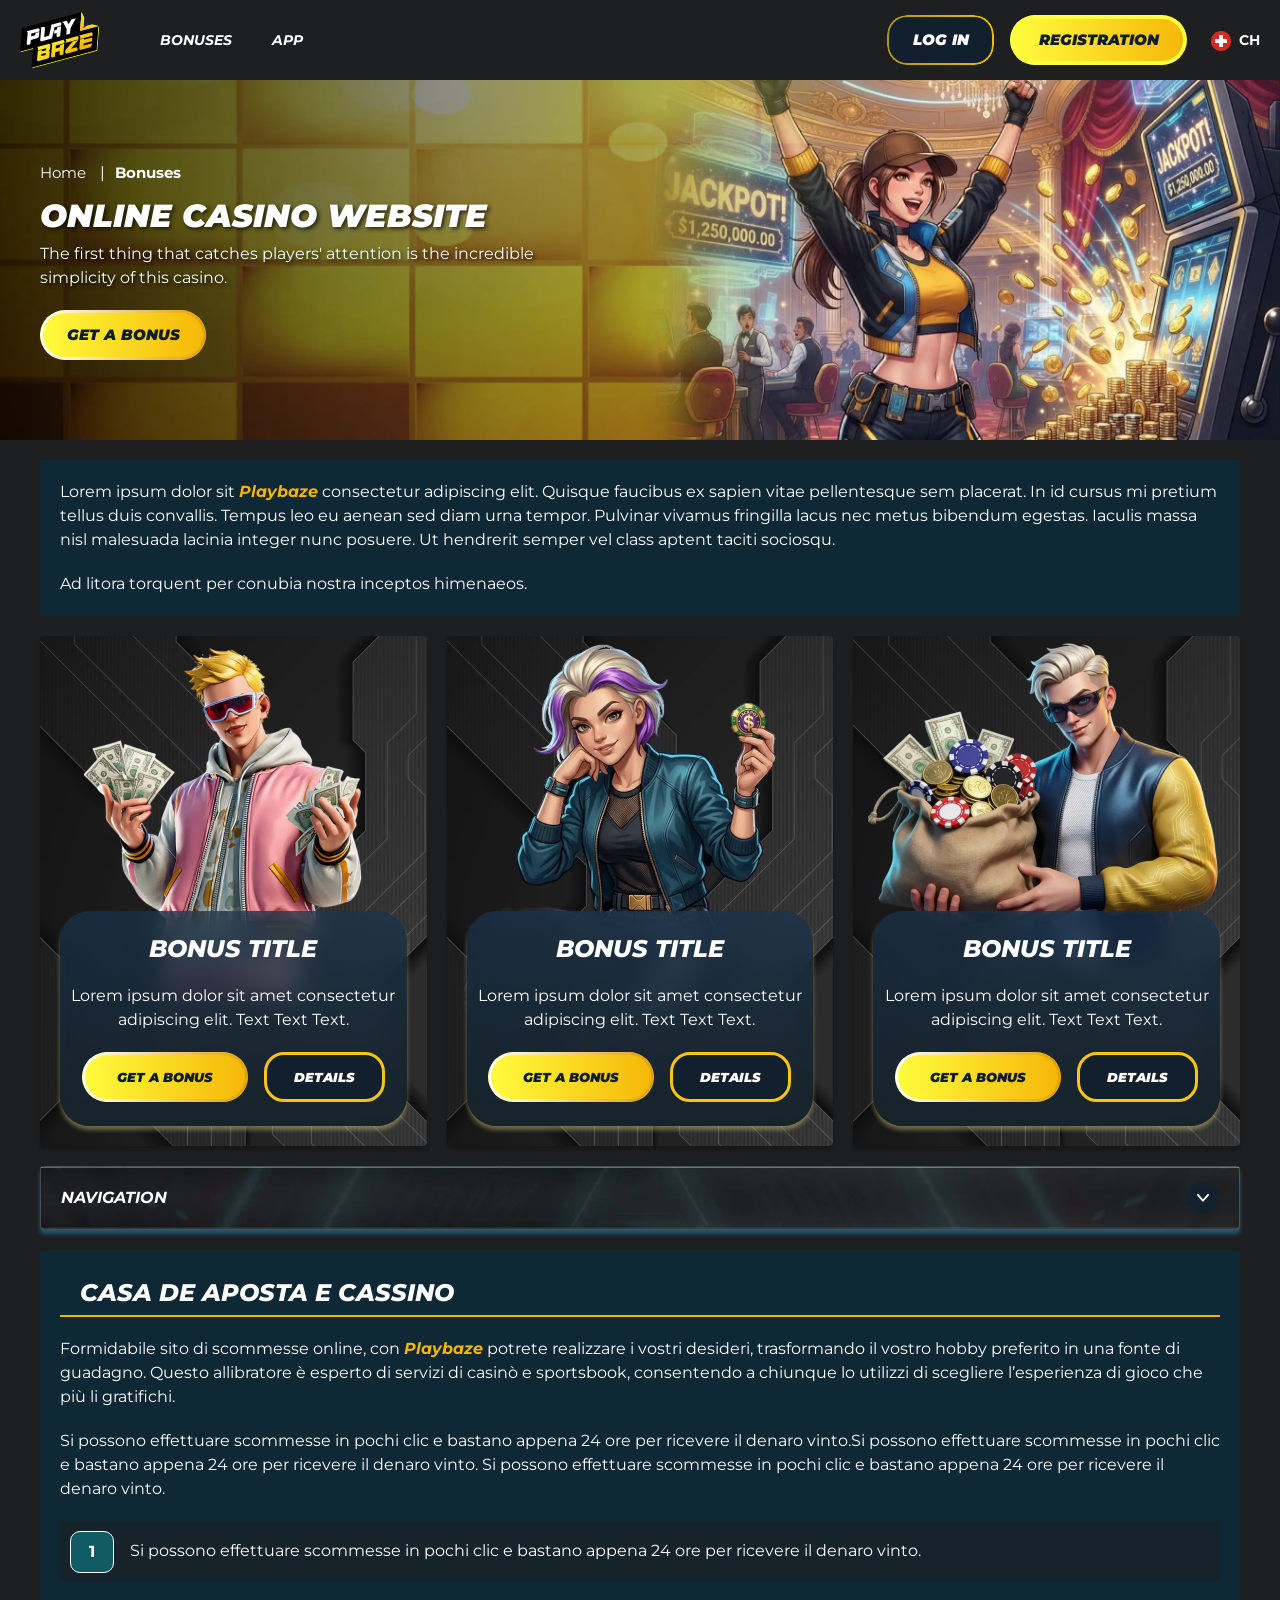
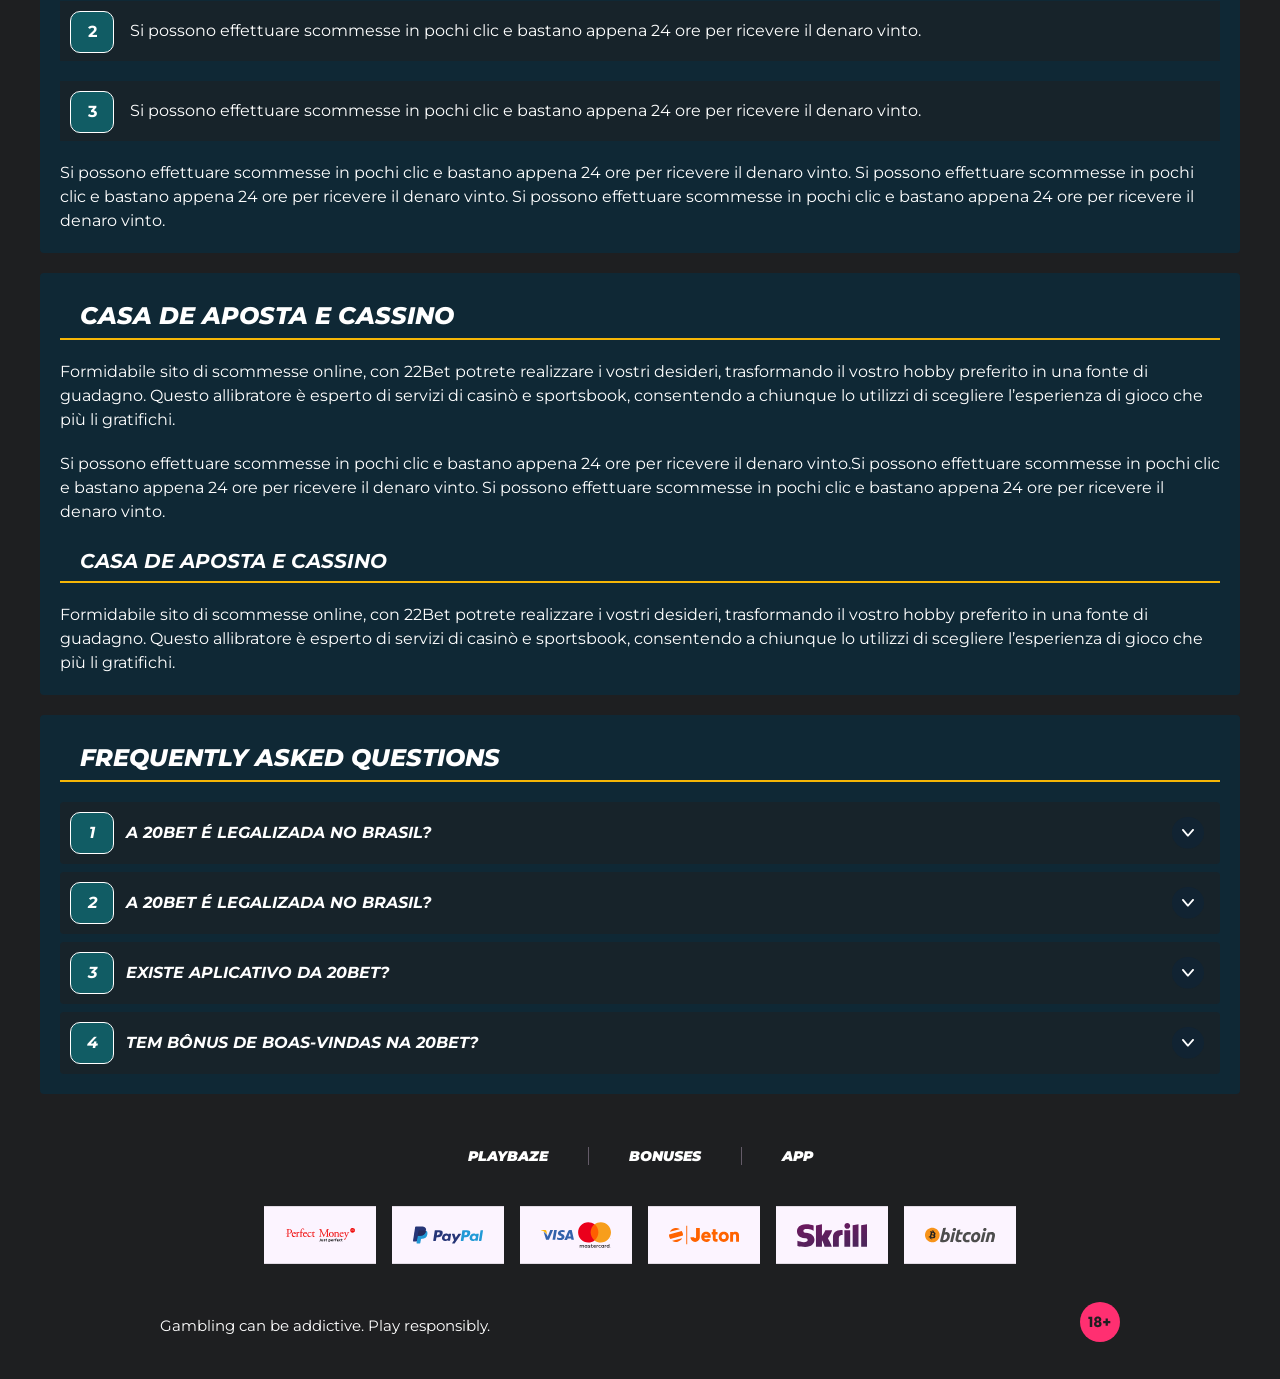
<file: bonus.html>
<!DOCTYPE html>
<html lang="en">
  <head>
    <meta charset="UTF-8" />
   
    <meta name="viewport" content="width=device-width, initial-scale=1.0" />
    <title>Playbaze </title>
    <meta name="description" content />
    <meta property="og:site_name" content />
    <meta property="og:title" content />
    <meta property="og:type" content="website" />
    <meta property="og:url" content />
    <meta property="og:image" content />
    <meta property="og:image:alt" content />
    <meta property="og:locale" content="en" />
    <meta property="og:description" content />
    <link rel="preconnect" href="https://fonts.googleapis.com" />
    <link rel="preconnect" href="https://fonts.gstatic.com" crossorigin="anonymous" />
    
   <link href="https://fonts.googleapis.com/css2?family=Open+Sans:ital,wght@0,300..800;1,300..800&display=swap" rel="stylesheet">
 <link href="https://fonts.googleapis.com/css2?family=Roboto+Condensed:ital,wght@0,100..900;1,100..900&display=swap" rel="stylesheet"> 

<link href="https://fonts.googleapis.com/css2?family=Montserrat:ital,wght@0,100..900;1,100..900&display=swap" rel="stylesheet">
    <link rel="stylesheet" href="./css/reset.css" />
    <link rel="stylesheet" href="./css/main.css" />
    <link rel="stylesheet" href="./css/media.css"/>
    <link rel="icon" href="./images/Group.png" type="image/x-icon"/>
    <script
    src="https://code.jquery.com/jquery-3.6.1.min.js"
    integrity="sha256-o88AwQnZB+VDvE9tvIXrMQaPlFFSUTR+nldQm1LuPXQ="
    crossorigin="anonymous"
  ></script>
  </head>
  <body>
   <header class="header">
      <section class="content header__content">
        <a href="./index.html" class="logo header__logo"
          ><img src="./images/logo.svg" alt="logo" title
        /></a>
        <button class="header__btn-menu" >
          <svg width="16px" height="16px" viewBox="0 0 16 16" xmlns="http://www.w3.org/2000/svg">
              <rect y="0" width="16" height="3" rx="1.5"></rect>
              <rect y="6.5" width="16" height="3" rx="1.5"></rect>
              <rect y="13" width="16" height="3" rx="1.5"></rect>
            </svg>
        </button>

          <nav class="menu header__menu">
              <ul class="header__menu-list">
            <li>
              <a href="./bonus.html">
                <span>Bonuses</span>
              </a>
            </li>
            <li>
              <a href="./app.html">
                <span>App</span>
              </a>
            </li>
           
          </ul>
            <div class="header__button header__button-menu " >
              <a href="#" class="button  button__login-menu">Log In</a>
              <a href="#" class="button button__menu">Registration </a>
            </div>
           
          </nav>
            <a href="#" class="button button__login">Log In</a>
            <a href="#" class="button button__singup">Registration </a>
           
            <a href="" class="header__flag">
                <span><img src="./images/flag.png" alt="flag" title /></span>
                <span>ch</span>
              </a>
      </section>
    </header>
     <main class="main home main-page">
        <section class=" hero hero__page">
           
            <div class="background ">
              <img src="./images/bonus/bg-bonus.webp" alt="hero" title />
              
            </div>
            <div class="hero__wrapper hero__wrapper-page">
              <div class="hero__data hero__data-bonus">
                <ul
                class="breadcrumbs "
                
              >
                <li
                  
                >
                  <a href="#" >
                    <span >Home</span></a
                  >
                 
                </li>
                <li
                  
                >
                  <a href="#" > <span >Bonuses</span></a>
                 
                </li>
              </ul>
                <h1 class="title general hero__title">
                  Online Casino Website
                </h1>
                 <p class="hero__text">The first thing that catches players' attention is the incredible simplicity of this casino.</p>
               
                <a href="#" class="button  hero__button ">Get a bonus</a>
               
              </div>
             
            </div>
          </section>
      <section class="main__wrap main__wrap-page">
       
       <section class="content__wrapper content__wrapper-page">
        <section class="content article ">
            <p>
             Lorem ipsum dolor sit <a href="#">Playbaze</a> consectetur adipiscing elit. Quisque faucibus ex sapien vitae pellentesque sem placerat. In id cursus mi pretium tellus duis convallis. Tempus leo eu aenean sed diam urna tempor. Pulvinar vivamus fringilla lacus nec metus bibendum egestas. Iaculis massa nisl malesuada lacinia integer nunc posuere. Ut hendrerit semper vel class aptent taciti sociosqu.
            </p>
            <p>
             Ad litora torquent per conubia nostra inceptos himenaeos.
            </p>
          </section>
              <section class="content bonuses">
            <ul class="bonuses__list">
               <li class="  bonuses__item">
                 
                 <div class="images__wrap">
                   <div class="background bonuses__img">
                     <img src="./images/bonus/banner-bonus1.webp" alt="" title="">
                  </div>
                  <div class="bonuses__desc">
                     <div class="wrap">
                        
                        <h2 class="title high bonuses__title">Bonus Title </h2>
                        <div class="bonuses__text">
                          <p>
                            Lorem ipsum dolor sit amet consectetur adipiscing elit. Text Text Text.
                          </p>
                           </div>
                        
                     </div>
                     <div class="bonuses__buttons">
                      <a href="#" class="button bonuses__button">Get a Bonus</a>
                      <a href="#" class="button bonuses__button">Details</a>
                   </div>
                  </div>
                 </div>
                  
               </li>
               <li class="bonuses__item">
                 <div class="images__wrap">
                  <div class="background bonuses__img">
                     <img src="./images/bonus/banner-bonus2.webp" alt="" title="">
                      
                  </div>
                  <div class="bonuses__desc">
                     <div class="wrap">
                       
                        <h2 class="title high bonuses__title">Bonus Title </h2>
                        <div class="bonuses__text">
                             <p>
                            Lorem ipsum dolor sit amet consectetur adipiscing elit. Text Text Text.
                          </p>
                     </div>
                     <div class="bonuses__buttons">
                      <a href="#" class="button bonuses__button">Get a Bonus</a>
                      <a href="#" class="button bonuses__button">Details</a>
                   </div>
                  </div>
                 </div>
               </li>
               <li class="bonuses__item">
                <div class="images__wrap">
                  <div class="background bonuses__img">
                     <img src="./images/bonus/banner-bonus3.webp" alt="" title="">
                  </div>
                  <div class="bonuses__desc">
                     <div class="wrap">
                        
                        <h2 class="title high bonuses__title">Bonus Title </h2>
                        <div class="bonuses__text">
                          <p>
                            Lorem ipsum dolor sit amet consectetur adipiscing elit. Text Text Text.
                          </p>
                          </div>
                       
                     </div>
                     <div class="bonuses__buttons">
                      <a href="#" class="button bonuses__button">Get a Bonus</a>
                      <a href="#" class="button bonuses__button">Details</a>
                   </div>
                  </div>
                </div>
               </li>
             
            </ul>
         </section>
          <section class="content menu-review__content">
              

            
                <div class="menu__review-desk menu__review-content">Navigation</div>
                <ul class="menu__review menu__review-list">
                  <li><a href="#">Lorem ipsum dolor sit</a></li>
                    <li><a href="#">Amet consectetur adipiscing</a></li>
                      <li><a href="#">Quisque faucibus ex sapien vitaeno</a></li>
                        <li><a href="#">Ut hendrerit semper</a></li>
                          <li><a href="#">Pulvinar vivamus fringillas</a></li>
                 
                         <li><a href="#">Ad litora torquent per conubia</a></li>
                </ul>
             
          
          </section>
         
         <section class="content article">
            <h2 class="title high article__title">Casa de Aposta e Cassino</h2>
            
            <p>
             Formidabile sito di scommesse online, con <a href="#">Playbaze</a> potrete realizzare i vostri desideri, trasformando il vostro hobby preferito in una fonte di guadagno. Questo allibratore è esperto di servizi di casinò e sportsbook, consentendo a chiunque lo utilizzi di scegliere l’esperienza di gioco che più li gratifichi.
            </p>
            <p>
             Si possono effettuare scommesse in pochi clic e bastano appena 24 ore per ricevere il denaro vinto.Si possono effettuare scommesse in pochi clic e bastano appena 24 ore per ricevere il denaro vinto. Si possono effettuare scommesse in pochi clic e bastano appena 24 ore per ricevere il denaro vinto.
            </p>
           <ol>
              <li>Si possono effettuare scommesse in pochi clic e bastano appena 24 ore per ricevere il denaro vinto.</li>
              <li>Si possono effettuare scommesse in pochi clic e bastano appena 24 ore per ricevere il denaro vinto.</li>
              <li>Si possono effettuare scommesse in pochi clic e bastano appena 24 ore per ricevere il denaro vinto.</li>
            </ol>
            <p>Si possono effettuare scommesse in pochi clic e bastano appena 24 ore per ricevere il denaro vinto. Si possono effettuare scommesse in pochi clic e bastano appena 24 ore per ricevere il denaro vinto. Si possono effettuare scommesse in pochi clic e bastano appena 24 ore per ricevere il denaro vinto.</p>
          </section>
           <section class="content article ">
            <h2 class="title high article__title">Casa de Aposta e Cassino</h2>
            
            <p>
             Formidabile sito di scommesse online, con 22Bet potrete realizzare i vostri desideri, trasformando il vostro hobby preferito in una fonte di guadagno. Questo allibratore è esperto di servizi di casinò e sportsbook, consentendo a chiunque lo utilizzi di scegliere l’esperienza di gioco che più li gratifichi.
            </p>
            <p>
             Si possono effettuare scommesse in pochi clic e bastano appena 24 ore per ricevere il denaro vinto.Si possono effettuare scommesse in pochi clic e bastano appena 24 ore per ricevere il denaro vinto. Si possono effettuare scommesse in pochi clic e bastano appena 24 ore per ricevere il denaro vinto.
            </p>
          
            <h3>Casa de Aposta e Cassino</h3>
            <p>Formidabile sito di scommesse online, con 22Bet potrete realizzare i vostri desideri, trasformando il vostro hobby preferito in una fonte di guadagno. Questo allibratore è esperto di servizi di casinò e sportsbook, consentendo a chiunque lo utilizzi di scegliere l’esperienza di gioco che più li gratifichi.</p>
          </section>
        
           <section class="content faq">
            <h2 class="title high faq__title">Frequently Asked Questions</h2>
            <ul class="faq__list " >
              <li class="faq__item"  >
                <h3 class="title medium faq__subtitle js-button-expander js-button-expander--faq"  >A 20Bet é legalizada no Brasil?
                 </h3>
                <div  class="faq__answer js-expand-content js-expand-content--faq" >
                  <p  >
                    Sim, a casa de apostas tem licença emitida por Curaçao, que é reconhecida no Brasil e a permite atuar por aqui.
                  </p>
                </div>
              </li>
              <li class="faq__item"  >
                <h3 class="title medium faq__subtitle js-button-expander js-button-expander--faq"  >A 20Bet é legalizada no Brasil?</h3>
                <div class="faq__answer js-expand-content js-expand-content--faq" >
                  <p  >
                    Sim, a casa de apostas tem licença emitida por Curaçao, que é reconhecida no Brasil e a permite atuar por aqui.
                  </p>
                </div>
              </li> 
              <li class="faq__item"  >
                <h3 class="title medium faq__subtitle js-button-expander js-button-expander--faq"  >Existe aplicativo da 20Bet?</h3>
                <div class="faq__answer js-expand-content js-expand-content--faq" >
                  <p  >
                   Sim, disponível para sistemas operacionais iOS e Android.
                  </p>
                </div>
              </li> 
              <li class="faq__item"  >
                <h3 class="title medium faq__subtitle js-button-expander js-button-expander--faq"  >Tem bônus de boas-vindas na 20Bet?</h3>
                <div class="faq__answer js-expand-content js-expand-content--faq" >
                  <p  >
                   O pacote especial para novos usuários da 20Bet paga 100% sobre o primeiro depósito, com limite de 600 BRL.
                  </p>
                </div>
              </li> 
             
            </ul>
          </section>
          
        </section> 
        
        <div class=""  onclick="scrollToTop()">
          <button class="main__arrow" id="scrollToTopBtn"></button>
        </div> 
        
      </section>
    </main> 
      <footer class=" footer ">
      <section class="content footer__content">
        <ul class="footer__menu">
           <li><a href="/">PLAYBAZE</a></li>
         <li><a href="./bonus.html">BONUSES</a></li>
         <li><a href="./app.html">App</a></li>
        
        </ul>
       
          <ul class="footer__cards-list">
           
            <li>
              <a href="#"
                ><img src="./images/footer-img1.svg" alt="cardvisa" title
              /></a>
            </li>
             <li>
              <a href="#"
                ><img src="./images/footer-img2.svg" alt="cardvisa" title
              /></a>
            </li>
              <li>
              <a href="#"
                ><img src="./images/footer-img3.svg" alt="cardvisa" title
              /></a>
            </li>
              <li>
              <a href="#"
                ><img src="./images/footer-img4.svg" alt="cardvisa" title
              /></a>
            </li>
              <li>
              <a href="#"
                ><img src="./images/footer-img5.svg" alt="cardvisa" title
              /></a>
            </li>
              <li>
              <a href="#"
                ><img src="./images/footer-img6.svg" alt="cardvisa" title
              /></a>
            </li>
           
          </ul>
       
        <div class="footer__wrapp">
          <div class="footer__text">
           
            <p>Gambling can be addictive. Play responsibly. 
</p>
           
          </div>
          <div class="footer__age">
            <img src="./images/age.svg" alt="age" title />
          </div>
        </div>
      
      </section>
    </footer>
    <script src="./js/sidebar.js" defer></script>
    <script src="./js/expander.js" defer></script>
    <script src="./js/mobile-menu.js" defer></script>
   
       <script src="./js/arrowUp.js" defer></script>
  </body>
</html>
</file>
<file: css/main.css>
html{
    -webkit-text-size-adjust: 100%;
    scroll-behavior: smooth;
  }
  
  body {
      display: block;
      position: relative;
      width: 100%;
   background: #1E1F21;

font-family: 'Montserrat', sans-serif;

      font-size: 16px;
      font-weight: 400;
      line-height: 150%;
      text-align: left;
      color: #FFFFFF;
      overflow-x: hidden;
    }
  
    
    .content {
      display: block;
      position: relative;
      width: 100%;
      max-width: 1020px;
      max-width: 100%;
      /* overflow: hidden; */
      border-radius: 4px;
  background: #0B2B3DB8;

      padding: 20px;
      margin: 0 auto 20px auto;
    }
    
    h1,
    h2,
    h3,
    h4,
    .title {
      display: block;
      position: relative;
      font-size: 32px;
      font-weight: 900;
      line-height: 100%;
      text-align: center;
      color: #FFFFFF;
      font-style: italic;
    }
    
    h1,
    .title.general {
      text-transform: uppercase;
    }
    
    h2,
    .title.high {
      display: flex;
      align-items: center;
      justify-content: flex-start;
      font-size: 24px;
      font-weight: 800;
      line-height: 100%;
      color: #FFFFFF;
      text-transform: uppercase;
       border-bottom: 2px solid #F5B607;

padding: 10.5px 20px;

    }

    
    h3,
    title.medium {
      font-size: 20px;
      line-height: 100%;
      font-weight: 700;
      text-align:left;
    color: #FFFFFF;
      text-transform: uppercase;
        border-bottom: 2px solid #F5B607;

padding: 10.5px 20px;
    }
    
    article > *,
    .article > *,
    .desk > * {
      margin-top: 20px;
    }
    
    article > *:first-child,
    .article > *:first-child,
    .desk > *:first-child {
      margin-top: 0 !important;
    }
    
    article > h2,
    .article > h2,
    .desk > h2 {
      margin-top: 32px;
    }
    
    article > h3,
    .article > h3,
    .desk > h3 {
      margin-top: 16px;
    }
    
    .button {
      
      position: relative;
    display: inline-block;
      min-width: 166px;
      height: 50px;
      border-radius: 97.5px;
 background: linear-gradient(90deg, #FFFD3E 0%, #F5B607 100%);

      overflow: hidden;
      font-size: 15px;
      font-weight: 900;
      line-height: 22px;
      text-align: center;
      text-decoration: none;
      text-transform: uppercase;
      color:#101D2C;
      white-space: nowrap;
      cursor: pointer;
      padding: 14px 24px;
      margin: 0 auto;
    font-style: italic;
      transition: all 0.5s;
    }

    .button::after,.banner__btn::after{
 content: ''; 
  display: block;
  position: absolute; 
  top: 0;
  left: 0;
  right: 0;
  bottom: 0;
  padding: 3px;
background: linear-gradient(90deg, #FFFFFF 0%, #E1A200 100%);
mask: linear-gradient(#fff 0 0) content-box, linear-gradient(#fff 0 0);
    -webkit-mask-composite: destination-out;
  border-radius: 97.5px; 
  mask-composite: exclude;
    }
    .banner__btn::after{
      border-radius: 4px;
     background: linear-gradient(90deg, #FFFC3E 0%, #FFFC3E 100%);
padding: 4px;

    }

    
    .button:hover {
      transform: scale(1.1);

    }
    
    
    .header,
    .main ,.footer {
      display: flex;
      position: relative;
      justify-content: space-between;
      align-items: center;
     
      max-width: 1440px;
      max-width: 100%;
      
      margin: 0 auto;
    }
    
    .background{
      display: block;
      position: absolute;
      bottom: 0;left: 0;
      height: 100%;
      width: 100%;
      overflow: hidden;
    }
    
    .background img{
      position: relative;
      width: 100%;height: 100%;object-fit: cover;
      object-position: center top;
    }

    .background-page img{
      border-radius: 0;
    }
    
    .images img{
      border-radius: 4px;
      width: 100%;
      height: 100%;
      overflow: hidden;
      display: block;
    }

    .faq {
      overflow-anchor: none;
    }
    
    /* -------------------HEADER---------------- */
    .header {
      position: fixed;
      top: 0;
      left: 0;
      right: 0;
      width: 100%;
      z-index: 100;
    background: #1E1F21;

    }
    
    .header__content {
      position: relative;
      display: flex;
      flex-direction: row;
      align-items: center;
      justify-content: space-between;
      max-width: 1400px;
      max-height: 80px;
      border-radius: 0;
    background: #1E1F21;
box-shadow: none;
      padding: 16px 30px;
      margin: 0 auto;
    }
    
    .logo {
      display: block;
      position: relative;
      flex: 0 0 80px;
      margin-right: 40px;
    }
    
    .logo img {
      display: block;
      position: relative;
      width: auto;
      max-height: 56px;
    }
    
    .logo:hover{
      transform: scale(1.1);
    }
    .header__menu {
      display: flex;
      white-space: nowrap;
      max-height: calc(100vh - 70px);
    /* overflow-y: auto; */
    }
    
    
    
    .header__menu-list {
      display: flex;
      justify-content: center;
      align-items: center;
      white-space: nowrap;
      flex: 1 1 auto;



    }
    .header__menu-list li {
      display: block;
      padding:  13px 20px;
    }
    
    .header__menu-list li a {
      display: inline-flex;
      position: relative;
      align-items: center;
      font-weight: 700;
      font-style: italic;
      font-size: 14px;
      line-height: 20px;
      text-transform: uppercase;
      color:#FFFFFF;
      transition: all 0.5s;
     
    }
    
    .header__menu-list li:hover a {
   color: #FED100;
    }
    
    .menu a{
      display: none;
    }
    
  
    span {
      display: inline-block;
    }
    
    .header__menu-list a img,
    .header__flag img {
      width: 20px;
      height: 20px;
      vertical-align: middle;
    }
    
    
    
    .header__flag span:first-child {
      flex: 0 1 20px;
      margin-right: 8px;
      
    }

    .header__menu-wrap {
    display: none;
    display: block;
    position: absolute;
    left: 0;
    top: 55px;
    min-width: 120px;
    height: auto;
    background: #102C30;
    border-radius: 6px;
    padding: 8px 16px;
    z-index: 100;
    overflow-y: hidden;
}

.header__menu-wrap ul{
  display: flex;
  flex-direction: column;
  gap: 8px;
}
.header__menu-wrap ul li{
  padding: 0;
}

.header__menu-wrap ul li:hover{
  background: none;
  
}


.header__menu-list .header__menu-item {
    display: none;
}

.header__menu-list li:first-child .header__menu-item {
    padding-left: 0;
}


.header__menu-list > li {
  position: relative;
}


.header__menu-list li .header__menu-wrap ul li a{
  color:#FFFFFF !important;
  padding-right: 12px;
}

.header__menu-list li .header__menu-wrap ul li a:hover{
text-decoration: underline !important;
}

.header__menu-list li .header__menu-wrap ul li a::after{
  display: none;
}

.header__menu-wrap.js-expand-content.expanded {
  height: auto;
}


li.active .header__menu-wrap{
display: flex;
  gap: 8px;
}
    .header__flag {
      display: flex
;
    align-items: center;
      margin-left: 24px;
      font-weight: 700;
      font-size: 14px;line-height: 24px;
      
      color:#ffffff;
      text-transform: uppercase;
    }

    .button__login{
        margin-left: auto;
    }

    .button__login{
      line-height: 22px;
        min-width: 107px;
       
        color: #FFFFFF;
      background: #12202D;
border-radius: 20px;
        padding: 14px 24px;
        margin: 0 16px 0 auto;
    }

    .button__login::after, .button__singup::after{
 content: ''; 
  display: block;
  position: absolute; 
  top: 0;
  left: 0;
  right: 0;
  bottom: 0;
  padding: 2px;
background: linear-gradient(270deg, #F1BD00 0%, rgba(247, 198, 20, 0.7) 100%);;
mask: linear-gradient(#fff 0 0) content-box, linear-gradient(#fff 0 0);
    -webkit-mask-composite: destination-out;
  border-radius: 20px; 
  mask-composite: exclude;
    }
    

.button__singup::after{
background: linear-gradient(90deg, #FFFC3E 0%, #FFFC3E 100%);
padding: 4px;
border-radius: 97px;
  }
   
 
 .button__singup{
  line-height: 22px;
  min-width: 177px;
 
  padding: 14px 24px;
background: linear-gradient(90deg, #FFFD3E 0%, #F5B607 100%);

    margin: 0;
 }


    
    .header__btn-menu{
      display: block;
      flex: 0 1 auto;
      min-width: 0;
      border:1px solid #ffffff; 
      border-radius: 10px;
   background: #1E1F21;

      padding: 12px;
      margin-left: 12px;
      order: 3;
     
      
    }
    
    
    svg {
      position: relative;
      fill: #ffffff;
      line-height: 1;
      vertical-align: 1;
    }
      .header__time{
        color:#FFFFFF;
        position: relative;
        padding-left: 28px;
        margin-left: 24px;
    }
     
       .header__time::before{
      content: '';
      display: block;position: absolute;
      top: 50%;
      transform: translateY(-50%);
      width: 18px;height: 18px;
      left: 1px;
      background: url(../images/clock.svg) no-repeat center center / contain;
    } 

     
    
    
    /* ------------------ MAIN------------- */
    .main.home{
      display: flex;
     
    }
    
    .main__wrap {
      display: flex;
      position: relative;
      flex: 1 1 100%;
      justify-content: center;
      align-items: stretch;
      max-width: 1240px;
      padding: 20px 30px;
      margin: 0 auto;
    }
    
    
    
   
    .menu__review-content::after {
      content: "";
      position: absolute;
      right: 20px;
      top:50%;
      transform: translateY(-50%);
      width:32px;
      height:32px;
     background: url(../images/sidebar-arrowDown.svg) no-repeat center center / contain;
      transition:  all 0.5s;
    }

   
    
   
    
    .menu__review-content.active::after {
    
      transform: translateY(-50%) rotate(180deg);
    }
    
    .menu-review__content{
     /* overflow: hidden; */
      padding: 0;
      margin-bottom: 20px;
 

    }
  
    .menu__review-content{
      position: relative;
      padding:19px 60px 19px 20px;
      color:#ffffff;
      font-style: italic;
      font-weight: 700;
      border-radius: 4px ;
      text-transform: uppercase;
background: url(../images/navigation.webp) no-repeat center center / cover;
  box-shadow: 0px 4px 4px 0px #2879A599;
cursor: pointer;
    border: 1px solid rgba(255, 255, 255, 0.2);

    }

   .menu__review-content.active{
    border-top: none;
    border-left: none;
    border-right: none;
   }
    .menu__review li a {
     color: #ffffff;
      position: relative;
      display: flex;
       font-size: 15px;
    }
  
    .menu__review li:hover a{
      color:#FED100;
      font-weight: 700;
     
      
    }

    .menu__review li:hover{
      /* border-left: 2px solid #054146; */
     
    }
   
   
     
    .menu__review.active{
      display: block;
      background: #1E1F216E;

      border-radius: 0 0 4px 4px;
    }
    .menu__review-list{
      padding: 0;
    }
    .menu__review-list li{
      padding: 8px 16px;
      border-bottom: 1px solid #015F6033;
      
    }
    .content__wrapper {
      
    
      flex: 0 1 100% ;
    }

    
  
      
    /* -----------hero ----------- */
    .content__wrapper{
      position: relative;
       
     
    
    }
    
    .hero{
      padding: 0;
      min-height: 360px;
      display: flex;
      background:none;
  
      align-items: center;
      padding: 24px 24px 24px 0;
  }
    
    .hero__wrapper {
     
      display: flex;
      align-items: center;
     
    }
    
 

    .hero__data{
    display: block;
      position: relative;
        max-width: 610px;
        text-align: left;
      padding: 25px; 
/*   
backdrop-filter: blur(10px); */
      border-radius: 10px;
/*       
      border: 1px solid rgba(255,255,255,0.2);
       */
    }
    
    .hero__title{
      margin-bottom: 10px;
      text-align: left;
     font-style : italic;
     text-shadow: 2px 2px 4px rgba(0, 0, 0, 0.7);
    }
  
    .hero__data p{
      color:#ffffff;
      font-weight: 400;
      text-transform: none;
      margin-bottom: 20px;
      text-shadow: 2px 2px 4px rgba(0, 0, 0, 0.9);
    }
    
    
    .hero__rating {
      display: flex;
      font-weight: 700;
      align-items: center;
      justify-content: flex-start;
      text-transform: uppercase;
      color:#ffffff;
      margin-bottom: 20px;
      text-shadow: 2px 2px 4px rgba(0, 0, 0, 0.7);
    }
    
    .hero__rating p{
       text-transform: uppercase;
     margin-right: 10px;
     margin-bottom: 0;
    
     
    }
    .hero__button{
      display: inline-block;
    
      
      
      
      
    }

    .hero__data  li:nth-child(1) span{
      font-weight: 400;
      padding-left: 0;
    }
    .hero__data span{
      font-size: 15px;
      font-weight: 700;
      line-height: 18px;
     
        color:#FFFFFF;
        white-space: nowrap;
    }

    
    
   .hero__data .hero__span{
      font-weight: 400;
      font-size: 12px;line-height: 18px;
      color:#ffffff;
    }
    
    
    
 

/* ------------features------ */
.features{
  padding: 0;
  background: transparent;
  box-shadow: none;
}
  
.features__wrap {
  display: flex;
  gap:20px;
}
.features__list,
.features__table {
 
  
  border-radius: 6px;
  

}

.features__title{
  margin-bottom: 16px;

}

.features__list li {
  display: flex;
  gap: 8px;
  position: relative;
   padding: 8px 16px ;
}



.features__table tr,.features__list li{
/* background: #FFFFFF;

border-radius: 6px; */
  color:#3C404B;
}


.features__table {
border-collapse: separate;
display: flex;
width: 100%;
gap: 20px;
}

.features__table tbody{
  width: 100%;display: grid;
  grid-template-columns: repeat(1,1fr);
 gap: 20px;
}

.features__table tr {
  font-weight: 700;
  display: flex;
  flex-direction: row;
  align-items: center;
  text-align: left;
  gap: 10px;
  text-transform: none;
  padding: 12px 16px;
 color: #ffffff;
background: #18525B;

border-radius: 16px;

}

.features__table tr:nth-child(even){
  background: #180B47;

background: linear-gradient(#18232A, #18232A) padding-box,    linear-gradient(180deg, #FFE381 0%, rgba(255, 255, 255, 0.15) 100%) border-box;
    border: 1px solid transparent;

}




.features__table tr td:last-child{
  font-weight: 400;
  padding-left: 0;

 

}

.features__table tr td:first-child{
  font-weight: 700;
  text-transform: none;
  color: #ffffff;
 
}

.features__table td {
  width: 100%;
}



/* -------------banner---------------- */

.banner {
  display: flex;
  align-items: center;
  justify-content:flex-end;
  overflow: hidden;
  width: 100%;
  min-height: 380px;
  padding:  20px 138px 20px 20px;
  background: transparent;
    border-radius: 6px;
    margin-bottom: 20px;

  
}

.banner__info {
  display: flex;
 
  flex-direction: column;
  align-items: center;
  position: relative;
  max-width: 570px;

  text-align: center;
 
  border-radius: 4px;
  padding: 20px;
}

.banner .banner__title-main {
  flex-direction: column;
  align-items:center;
  width: auto;
 font-style: italic;
  font-weight: 900;
  line-height: 120%;
    font-size: 36px;
  width: 100%;
  color:#FFFfff;
  border: none;
  padding: 0;
  text-align: center;
  text-transform: uppercase;
  margin-bottom: 8px;
  padding-left: 0;
  padding-right: 0;
  border-left: none;
}

.banner .banner__title::after,.banner .banner__title-main::before, .banner .banner__title-main::after {
  display: none;
  
}

.banner__subtitle{
  position: relative;
  color: #FFFfff;
  font-size: 24px;
  line-height: 150%;
  font-weight: 400;
  text-align: center;
  text-transform: uppercase;
  margin-bottom:30px ;
  
}



.banner__button {
  
 margin-left:auto;
}



   
        /* ----------------review------------- */
    
      
        .article {
          display: flex;
          flex-direction: column;
        }
        .article ul li{
          position: relative;
          padding-left: 15px;
          display: flex;align-items: center;
          
        }
    
        .article ul li + li,.article ol li + li{
          margin-top: 20px;
        }
    
        .article ul li::before{
          content:'';
          position: absolute;
          left: 10px;
          top:50%;
          transform: translateY(-50%);
          
          border-radius: 10px;
       background: #0F747DB5;

border: 1px solid #FFFFFF;
width: 42px;
height: 40px;

        }

        .article ul li::after{
           content:'';
          position: absolute;
          left: 10px;
          top:50%;
          transform: translateY(-50%);
          width: 4px;height: 4px;border-radius: 50%;
          background:#FFFFFF ;
          left: 30px;
          
        }

        .article-page ul li::before{

          background:#054146;
        }

       

       
    
    
        .article  .button{
          margin: 20px auto 0 auto;
          

        }

        .article__background .article__button:hover{
          background: #2E9344;

        }
  
    

        .article a:not(.button){
            color:#F5B607; 
            font-weight: 700;
            font-style: italic;
        }
  .article a:not(.button):hover{
    color: #338AF3;
  }
        /* для нумерованного списка */

.article ol,.faq {
  counter-reset: ol;
  position: relative;
  
}

.article__border{
  border: 1px solid #338AF3;
}


.article ol li ,.faq__subtitle{
  counter-increment: ol;
   display: flex;
   align-items: flex-start;
  position: relative; 
  padding-left: 20px;}

.article ol li::before,.faq__subtitle::before {
  content: counter(ol) "  "; 
  display: inline-block;
  position: absolute;
  font: inherit;
   
          border-radius: 10px;
  font-weight: 700;
  color: #ffffff;
  left: 10px;
background: #0F747DB5;
border: 1px solid #FFFFFF;
width: 42px;
height: 40px;
top: 10px;
display: flex;justify-content: center;align-items: center;
}

.article ol li ,.article ul li {
 background: #1E1F218C;

padding: 18px 10px 18px 70px;

}

    /* ----------faq----------------------- */
    
    
    .faq__subtitle {
      position: relative;
      font-weight: 700;
      font-size: 16px;
      line-height: 100%;
      text-align: left;
      color: #FFFFFF;
background: #1E1F218C;

border: none;
      border-radius: 4px;
      text-transform: uppercase;
   
      cursor: pointer;
      padding: 23px 56px 23px 66px;
    }
    
    
  
    .faq__title{
      margin-bottom: 20px;
    }
    
    .faq__subtitle::after {
      content: "";
      display: block;
      position: absolute;
      top: 50%;
      transform: translateY(-50%);
      right: 16px;
      width: 32px;
      height: 32px;
      background: url('../images/sidebar-arrowDown.svg') no-repeat center center / contain;
      transition: transform 0.3s ease-in-out;
    }
    
    .faq__subtitle.active::after {
    
      transform: translateY(-50%) rotate(180deg); 
    }
    
    .faq__item{
      position: relative;
      
    }
    
    .faq__item + .faq__item{
      margin-top: 8px;
    }
    .faq__subtitle.active {
    
     border-bottom: none;

    }
    
    .faq__answer {
      position: relative;
 background: #0F747DB5;
border: 1px solid #FEFDFD;
   color:#ffffff;
      
     border-radius: 8px;
      padding: 6.5px 16px;
      
    }
    
    .js-expand-content {
      display: none;
      overflow: hidden;
    }
    
    .js-expand-content.expanded {
      height: 100%;
    }
    
    
    /* ---------main__arrow------ */
    .main__arrow {
      display: block;
      position: fixed;
      width: 30px;
      height: 30px;
      right: 20px;
      bottom: 80px;
     
    overflow: hidden;
    border-radius: 6px;
      background: url(../images/ArrowUp.svg) no-repeat center center / contain;
      z-index: 100;
  
      
  }

  .content:last-child{
    margin-bottom: 0;
  }
    
    /* ------------footer----------------- */
    .footer{
       display: flex;
      position: relative;
   background: #1E1F21;

    }
    
    .footer__content{
      display: flex
;
    flex-direction: column;
    align-items: center;
      gap:32px;
      max-width: 1240px;
      padding: 30px 20px;
      /* padding: 30px 10px 10px 30px; */
      background: transparent;
      margin-bottom: 0;
      
    }
    .footer__menu{
      display: flex;
      justify-content:center;
      gap: 40px;
      flex-wrap: wrap;
    }
    
   

    .footer__menu li a{
      font-weight: 900;text-transform: uppercase;
      font-size: 14px;
      line-height: 160%;
        position: relative;
        color:#ffffff;
        font-style: italic;
        transition: all 0.5s;
    
    }

    .footer__menu li:not(:last-child) a{
      padding-right: 40px;
      border-right: 1px solid #AA98B080;
      height: 60%;
      
    }

    .footer__menu li:hover a{
color: #FED100;
    }
    .footer__info{
        position: relative;
    }

    
    .footer__info a{
     
      color: inherit;
    
    } 
    
    .footer__cards-list {
      display: flex;
      flex-wrap: wrap;
      align-content: center;
      justify-content: center;
      align-items: center;
      gap:16px;
      
    }
    
    
    
    .footer__cards-list li img {
      width: 100%;
      
      height: auto;
      display: block;
    }

    .footer__cards-list li{
      transition:  all 0.5s;
    }
    .footer__cards-list li:hover{
      transform: scale(1.1);
    }
    
    .footer__text{
      text-align: center;
   
      
    }
    
    .footer__text p{
      color: #FFFFFF;
      font-size: 15px;
      font-weight: 400;
      line-height: 22px;
    }
    
    .footer__text p + p {
      margin-top: 8px;
    }
    
    .footer__wrapp{
      display: flex;
      width: 80%;
      flex-direction: row;
      justify-content:space-between;
      align-items: center;
      gap: 20px;
      
    }
    
    
    
    .footer__age img{
     max-width: 40px;
     max-height: 40px;
    }
    
    .footer__information{
      display: flex;
      justify-content: center;
    }
    
    .footer__information li + li{
      margin-left: 24px;
    }

    .footer__copy{
color: #0B3338;
font-size: 14px;
line-height: 16.41px;
text-align: center;
    }
    
/* --------------bonus page------------- */


    .breadcrumbs {
      display: flex;
      text-align: center;
      justify-content: flex-start;
      margin-bottom: 8px;
      white-space: nowrap;
    }
    
    .breadcrumbs li:not(:last-child) a {
      padding-left: 0;
    }
    
    .breadcrumbs li a span{
      /* font-weight: 400; */
      color: #ffffff;
      padding: 10px;
    }
    
    .breadcrumbs li:first-child a:hover span{
      color: #EB5851;
    }
    
    .breadcrumbs li:last-child a {
      font-weight: 400;
      cursor: default;
    }
    
    .breadcrumbs > li:not(:last-child):after {
      content: "|";
      position: relative;
      color: #ffffff;
      
    }
    
    .main-page.home{
   
      padding-top: 80px;
      display: block;
    }
    
    .main__wrap-page{
      justify-content: flex-start
    }
    
    .home .hero__page{
     
      position: relative;
        width: 100vw;
        display: flex
    ;
        justify-content: start;
        align-items: center;
        background: linear-gradient(to right, rgba(23, 25, 35, 0.8) 100%, rgba(23, 25, 35, 0.6) 40%, rgba(23, 25, 35, 0.2) 70%, rgba(23, 25, 35, 0.8) 80%);
        padding-top: 24px;
        padding-bottom: 24px;
        padding-left: calc(50% - 620px);
        padding-right: calc(50% - 600px);
       
    }

    .hero__data-page{
      max-width: 600px;
      padding: 32px;
    }
    
    .hero__data .hero__text-page{
      font-size: 15px;
      text-transform: none;
      margin-bottom: 32px;

    }

    
    
    .content__wrapper-page{
      top:0;
    }
    
    .content.bonuses {
      padding: 0;
      background: none;
      box-shadow: none;
    }
    
    .bonuses__list {
  
      gap: 20px;
      display: grid;
      grid-template-columns: repeat(3, 1fr);}

            
    
    .bonuses__item {
      position: relative;
background: #1E1F21;

box-shadow: 0px 4px 4px 0px #00000040;

display: flex;flex-direction: column;
align-items: center;
min-height: 510px;
      border-radius: 4px;
      padding: 0;
      overflow: hidden;
    }
    
    .bonuses__item > * {
      position: relative;
    }
     
    .bonuses__item + .bonuses__item {
      margin-top: 0;
    }
    
    .bonuses__item:before {
      display: none;
    }
    
    .bonuses__img img {
      display: block;
      width: 100%;
  height: 100%;
 object-fit: cover;
object-position: top;
    }
    
    .bonuses__desc {
     position: relative;
    height: max-content;
 background: linear-gradient(180deg, rgba(25, 51, 77, 0.7) 0%, #18232A 100%);
box-shadow: 0px 4px 4px 0px #FFF2845E;

    backdrop-filter: blur(13px);display: flex;
    flex-direction: column;
    justify-content: center;
height: max-content;
width: 100%;
max-width: 100%;
      border-radius:30px;
    
      padding:24px 10px;
   
    }

    
    
    .bonuses__desc .wrap {
     
      color: #3C404B;
   
      text-align: center;
    }

    .images__wrap{
      width: 100%;height: 100%;
     display: flex;justify-content: center;
     align-items: flex-end;
     padding: 20px;
    }
    
    .bonuses__icon {
      background-color: #fff;
      width: 80px;
      height: 80px;
      border-radius: 50%;
      position: absolute;
      top: -40px;
      left: 0;
      right: 0;
      margin: auto;
     
      display: flex;
      
      align-items: center;
      
      justify-content: center;
    }
    
    .title.bonuses__title {
      flex-direction: column;
      color: #ffffff;
      font-weight: 800;
      font-size: 24px;
      line-height: 120%;
      border: none;
      background: none;
      padding-left: 0;
      padding: 0;
      position: relative;
    }
  .title.bonuses__title::after{
    display: none;
  }
    
    .bonuses__text {
      text-align: center;
      margin-top: 20px;
      color: #ffffff;
    }
    
    .bonuses__text p {
      margin-top: 0;
      color:#ffffff;
    }
    
    .bonuses__buttons {
     position: relative;
      display: flex;
     flex-wrap: wrap;
      justify-content: center;
     
      gap: 16px;
      margin-top: 20px;
      z-index: 1;
    }
    
    .bonuses__button {
      
   
      width: max-content;
      box-shadow: none;
      min-width: 166px;
      font-size: 13px;
      line-height: 18px;
      font-weight: 900;
      padding: 16px 14px;
      /* width: calc(50% - 8px); */
      margin: 0;
    }
    
    
    
   
    
    .bonuses__button:last-child {
    background: #12202D;
border: 3px solid #F7C614;
color: #ffffff;
min-width: 121px;
line-height: 13px;
border-radius: 20px;
    }
    .bonuses__button:last-child::after{
      display: none;
    } 
    
    
    .hero__button-page:hover{
      background:#2E9344;
    }
   
    

    /* --------------------app-page------------- */

    .hero__page-app{
      /* min-height: 650px; */
      height: auto;
    }

    .hero__img{
      
      z-index: 1;
      position: relative;
      
    }

    .hero__images-decor{
      position: absolute;
      bottom:-40px;right: 0;
     
      
    }
    .banner__app {
      display: flex;
      align-items: center;
      justify-content: center;
      min-height: 200px;
      border-radius: 16px;
      padding: 30px;
    }
    .banner__logo {
      max-width: 243px;
      flex: 0 0 243px;
      margin-right: 106px;
      margin-left: 106px;
      z-index: 3;
    }
    
    .banner__logo img {
      max-height: 91px;
    }
    
    .banner__content-app {
      display: flex;
      
      flex-direction: row;
      align-items: flex-start;
      justify-content: flex-start;
      gap:20px;
     
      

    }
    .banner__btn {
      display: flex;
      flex-direction: row ;
      position: relative;
      min-width: 213px;
      height: 50px;
      font-size: 14px;
      font-weight: 800;
      align-items: center;
      line-height:16px;
      text-align: center;
      text-decoration: none;
      justify-content: center;
      border-radius: 4px;
      background: transparent;
      color: #101D2C;
    background: linear-gradient(90deg, #FFFD3E 0%, #F5B607 100%);

gap: 8px;
      text-transform: uppercase;
        cursor: pointer;
        text-align: center;
      padding:  16px 38px;
      padding: 13px 24px;
      /* margin: 0 auto; */
      transition: all 0.3s ease;
      overflow: hidden;
      z-index: 3;
      
    }
    
    
     .banner__btn:hover{
      transform: scale(1.1);
     }
 
    
    .button__wrap-app {
      display: flex;
      flex-direction: column;
      gap: 16px;
      z-index: 3;
      ;
    }
    
    
    .banner__btn-app img,
    .banner__btn-android img {
     
      width: 24px;
      height: 24px;
      
    }
    
  

    .hero__list{
      position: relative;
      display: flex;
      justify-content: center;
      flex-wrap: wrap;
      flex-direction: row;
      gap:20px;
      margin-bottom: 32px;
    }

    .hero__list li{
      display: flex;
      flex-direction: column;
      position: relative;
      justify-content: center;
      color:#ffffff;
      align-items: center;
      flex: 0 0 112px;
      gap: 8px;
      text-align: center;
      
    }

      .hero__list li img{
        width: 40px;height: 40px;
      }
    /* -------------casino-page------------- */
    .casino__hover-link {
  color: #4da533;
  font-weight: 700;
}
.casino__item h3 {
  display: flex;align-items: center;
  font-weight: 700;
  justify-content: center;
  color: #1a2930;
  padding: 16px;
  text-align: center;
  text-decoration: none;
  text-transform: capitalize;
}

.casino__hover p {
  color: #ffffff;
  font-weight: 700;
}

.casino__buttons {
  min-width: 122px;
  height: 38px;
  line-height: 22px;
  padding: 8px 14px;
 background: linear-gradient(90deg, #FFFD3E 0%, #F5B607 100%);
z-index: 3;
  
}


.casino__hover {
  display: flex;
  flex-direction: column;
  justify-content: center;
  align-items: center;
 background: #000000CC;
 
  border-radius: 6px;
  border-bottom-right-radius: 0;
  border-bottom-left-radius: 0;
  position: absolute;
  left: 0;
  top: 0;
  width: 100%;
  height: 100%;
  opacity: 0;
  transform: translateY(100%);
  transition: transform 250ms cubic-bezier(0.4, 0, 0.2, 1),
    -webkit-transform 250ms cubic-bezier(0.4, 0, 0.2, 1);
    padding: 0;
    gap: 16px;
}


.casino__hover-casino{
justify-content: center;
padding: 24px;
}
.casino__item {
  position: relative;
  border-radius: 6px;
  
  width: 100%;
/* border: 1px solid transparent; */
  overflow: hidden;
}

.casino__item:hover .casino__hover {
  transform: translateY(0);
  opacity: 1;
  z-index: 2;
}

.casino__item:hover {
 
  /* border: linear-gradient(90deg, #FFFD3E 0%, #F5B607 100%) ; */
 
}



.casino__img {
  display: block;
  width: 220px;
  height: 220px;
  width: 100%;
  height: auto;
}

.casino__list {
  display: flex;
  flex-wrap: wrap;
  gap: 20px;
 
  display: grid;
  grid-template-columns: auto auto auto auto ;
}

.casino__wrapper {
  position: relative;
  overflow: hidden;
}

.casino__hover h3{
color: #ffffff;
text-decoration: none;
text-transform: uppercase;
font-size: 15px;
line-height: 22px;
padding: 0;
}
.casino-box{
  display: flex;flex-direction: column;
  align-items: center;
  gap: 12px;
}

.casino__hover-links{
  color: #FDFDFD;
  text-transform: uppercase
  ;
  
}

.casino{
  background: transparent;
  padding: 0;
  box-shadow: none;
}
/*  */
.casino__hover .live__subtitle{
  font-size: 24px;
  line-height: 32px;
}
</file>
<file: css/media.css>
@media screen and (max-width: 480px) {
    .content {
      
      margin-left: 0;
      margin-right: 0;
    }}
  
    /* ----------------header------------------- */
    @media screen and (max-width: 1568px){

      .background img{
        object-position: 100%;
      }
        .banner .background img{
        object-position: 1%;
      }
         .bonuses__img img {

  object-position: 50% top !important;
}

      .background-page img {
        object-position: 90%;
    }
.ratings__info {
  padding: 16px;
}}
    @media screen and (max-width: 1560px){
      .table tr td:nth-child(1) {
        flex: 0 0 200px;
    }
    } 


    @media screen and (max-width: 1524px){
      .ratings__list{
        grid-template-columns: repeat(4, 1fr);
      }
    } 

   @media screen and (max-width: 1340px){
  

   .home .hero__page-app{
    padding-left: 20px;
   }
  
   .header__wrap-nav{
     margin-right: auto;
   }
  
      .header__app  span:nth-child(3n) {
          display: none;
      }

      .banner__background-page img{
        object-position: 49%;
      }

      .hero__data {
        padding: 20px;
      }
  } 
  
  
  
   @media screen and (max-width: 1281px) {
  
   
  
      .header__btn-menu.active {
      background: #1E1F21;

      }

      
     .home .hero__page {
        padding-left: 20px;
        padding-right: 20px;
    }
    }
    
    @media screen and (min-width: 1194px) {
      .header__btn-menu {
        display: none;
       
      }

    
    }
  
    @media screen and (max-width: 1194px) {
      .header__btn-menu svg {
        display: block;
        margin: 0;
      }
      .header__menu-list .header__menu-item {
        display: block;
      }

      .header__menu-list li:nth-last-child(-n+5) {
    display: block;
}

       .header__menu-wrapper {
        display: none;
    }

    .header__menu-list li:first-child a::after, .header__menu-list li:nth-child(3) a::after{
      display: none;
    }

    .header__menu-list li:first-child a, .header__menu-list li:nth-child(3) a {
      padding-right: 0;
    }
    }
    
    @media screen and (max-width: 1194px) {
      .header__btn-menu svg rect {
        transform-origin: 50% 50%;
        transition: all 0.5s;
      }
    }
    
    @media screen and (max-width: 1194px) {
      .header__btn-menu.active svg rect:nth-child(1) {
        x: -2px;
        y: 6px;
        width: 20px;
        transform: rotate(225deg);
      }
    
      .header__btn-menu.active svg rect:nth-child(3) {
        opacity: 0;
      }
    
      .header__btn-menu.active svg rect:nth-child(2) {
        x: -2px;
        y: 6px;
        width: 20px;
        transform: rotate(135deg);
      }
    }
    
   
 @media screen and (max-width: 1194px) {
      .header__menu {
        
        position: fixed; 
        top: 70px; 
        left: 0;
        width: 100%; 
        height: 0;
        overflow: hidden; 
     background: #1E1F21;

        text-align: center;
        z-index: 100; 
        transition: height 0.5s ease, opacity 0.5s ease;
        opacity: 0; 
        padding:20px 50px;
        overflow-y: auto;
        display: block;
        
      }
    
      .header__menu.active {
        display: block; 
        height: 100vh; 
        opacity: 1;
        
      }
    
      
    
      .header {
        z-index: 101; 
      }
    }
    
    @media screen and (max-width: 1194px) {
      .header__menu ul {
          display: flex;
          flex-direction: column;
          justify-content: center;
          text-align: center;
          margin-bottom: 16px;
          gap: 5px;
          background: none;
        
      }
  
      .header__menu ul li{
        font-size: 15px;
        white-space: nowrap;
        padding: 5px;
        
      }
      .header__menu-list li:hover{
        background: none;
       
      }

       .header__menu-list li:hover a{

color: #DE594C;
       }
  
      .header__menu ul li + li{
        margin-top: 5px;
      }
  
      .menu ul li:not(:last-child) {
        margin-right: 0;
        
      }

      .logo{
        margin-right: auto;
      }
  
  
  } 

  @media screen and (max-width: 1188px) {
    .rating__table tr + tr {
      margin-top: 0;
    }
  
    .banner .banner__title-main {
      width: 100%;
      font-size: 36px;
      line-height: 1.2;
    }
    .banner{
      padding: 20px;
    }

    .casino__list {
          grid-template-columns: auto auto auto auto;
    }

    .casino__buttons {
      min-width: 150px;
      height: 48px;
      padding: 13px 24px;
    }

   
    .images-wrap {
      justify-content: flex-start;
    }

     .banner__background-welcome img{
    object-position: 20%;
  }
  }

  @media screen and (max-width: 1070px) {
 

    .background img {
      object-position: 80%;
    }
      .banner__background-welcome img{
    object-position: 20%;
  }
      .banner__background-page img {
        object-position: 70%;
    }
       .background-page img {
        object-position: 100%;
    }
        .bonuses__img img {
        object-position: 50%;
    }

    .banner__info{
      backdrop-filter: blur(10px);
    border-radius: 10px;
    border: 1px solid rgba(255, 255, 255, 0.2);

    }
  }
  @media screen and (max-width: 950px) {
   

    .home .hero__page{padding-left: 20px;}
  }

  @media screen and (max-width: 829px) {
   
    .hero{
      padding-left: 20px;
    }

   
  



  }


  

  @media screen and (max-width: 774px) {
    .button__login {
      display: none;
    }

   .header__button-menu > .button__login-menu{
        display: inline-block;
          
        margin: 0;
        
    } 

    .bonuses__list {
   
    grid-template-columns: repeat(2, 1fr);
}

.bonuses__item,.bonuses__item:nth-child(even) {
  flex-direction: column;
}

.bonuses__img,.bonuses__img img {
  max-width: 100%;
  object-position: 50%;
}

.title.bonuses__title {
 align-items: center;
}

.bonuses__buttons {
  justify-content: center;
}


.bonuses__text {
  text-align: center;
}
  
   
  
      .menu .button__singup{
         display: none;
      }
  
      
       .header__button {
        display: block;
        
      }

      
        .table tr td:nth-child(1) {
            flex: 0 0 160px;
        }
  
    }
  
    @media screen and (max-width: 711px) {
    .button__login{
      display: none;
      
  } 
  .sport-menu__list li a{
    padding: 13px;
  }
  .sport-menu__list {
    gap:16px;
  }

  .banner__background-welcome img{
    object-position: 20%;
  }

   .features__wrap ,.features__table {
      flex-direction: column;
      gap: 8px;
      
    }
    .features__list, .features__table {
      width: 100%;
    }
 }


  
  @media screen and (max-width: 664px) {
      
      .header__content{
          padding: 15px;
      }
      .menu .button__singup{
          display: inline-block;
          margin: 0;
          margin-left: 10px;
       }
      
      .header__menu .header__button-menu{
        display: flex;
            flex-direction: column;
            
            justify-content: center;
            align-items: center;
      }
  
      .header__menu .button__menu {
        display: inline-block;
        margin-top: 20px;
          
        
      }
      .button__singup{display: none;}
     
  }

 

  @media screen and (max-width: 616px) {

    

    .sport-menu{
      flex-direction: column;
      align-items: center;
    }
    .sport-menu__list{
      justify-content: center;
    }

    .sport-menu__wrap {
      width: max-content;
    }
  }

    @media screen and (max-width: 576px) {
      

      .banner__info{
        width: 100%;
        min-width: 0;
      }
    }  


    @media screen and (max-width: 535px) {
      .rating__table img + img {
        margin-left: 2px;
    }

   
    }

    @media screen and (max-width: 509px) {
      .banner__info {
        text-align: center;
       align-items: center;
      }

      .banner .banner__title-main{
        font-size: 28px;
        text-align: center;
        align-items: center;
      }

      .banner__subtitle  {
        text-align: center;
      }

      .banner__button {
        margin-left: auto;
      }

      .table tr td:nth-child(1) {
        font-size: 14px;font-weight: 500;
      }
    }

 
  @media screen and (max-width: 468px) {
      
     
      .header__flag{
        margin-right: 0;
      }

      .hero__data,.hero__title{
        text-align: center;
      }

      .hero__rating{
        justify-content: center;
      }

    
  }

  @media screen and (max-width: 447px) {
    
   
  .table tr td:nth-child(1) {
    font-weight: 700;
  }
  .main__wrap {
    padding: 20px 10px 10px 10px;}
  }

  @media screen and (max-width: 447px) {
    .table tr td:nth-child(1) {
       flex: 0 0 150px;
    }
    .rating__table tr {
      padding: 16px 10px;
  }

  .footer__wrapp {
    flex-direction: column;
    gap: 16px;
  }
  
  
  }
  
  @media screen and (max-width: 1440px) {
      .sidebar-left{
          display: none;
      }
  
      .header__content {padding-left: 20px;
      padding-right: 20px;}
      
     
     
  
  } 
  
  @media screen and (max-width: 1440px) {
    .menu-review__content{
      display: block;
      padding: 0;
      border-radius: 6px;
     }
  
     
     .menu-review-desk{
       padding: 16px;
     } 
     
    
    .menu-review__content > .menu-review__list.active {
      display: block ;
    }
  }
  
  /* -----------------main--------- */
  
  @media screen and (max-width: 1440px) {
  
    .main__wrap{
      
      padding: 20px;
    }
  
      .content__wrapper  {
          
          flex: 1 1 100%;
          margin: auto 20px 0 0
         
      }
  
       .content__wrapper .content{
        max-width: 100%;
          margin-left: 0;
          margin-right: 0;
         } 
  }
  
  @media screen and (max-width:1100px) {
      
  
      .content__wrapper {
          flex: 1 1 100%;
          margin-right: 0;
          max-width: 100%;
         } 
  }
  
  
  @media screen and (max-width:560px) {
    .main.home{
      display: block;
    }
  }
  
  
  
  /* -----------features---------------- */
  
  @media screen and (max-width:1189px) {
    
    .ratings__list {
        grid-template-columns: repeat(3, 1fr);
    }
        
        .features__table td:last-child {
         
          white-space: normal;
        }
  
        table tr{
          padding: 10px;
        }
  
        

        .background-page-casino img,.background-page-live img{
          object-position: 50%;
        }
  
  }
  
  @media screen and (max-width:1100px) {
      .sidebar-right{
          display: none;
      }

    
     .banner{
      padding: 20px;
     }
     .bonuses__list {
    
    grid-template-columns: repeat(2, 1fr);
}
.bonuses__item {
  min-height:550px;
}
.hero__data {
          background: rgba(0, 0, 0, 0.4);
backdrop-filter: blur(4px);
        }
    
      .footer__wrapp {padding: 0;}
  }

  @media screen and (max-width:859px) {
    .features__content {
      flex-direction: column;
    }
        

    .features__wrapp {
      width: 100%;height: 450px;
    }

    .content__wrapp {
      width: 100%;
    }

   .footer__cards-list {
    row-gap: 5px;
   }

  .rating__table img{
    width: 28px;
  }
 
  }

  
  @media screen and (max-width:750px) {
    
    .ratings__list li {
        width: 100%;
    }
  
    .main__arrow {
      bottom: 100px;
    }
  
    .ratings__button{
      margin-left: auto;
    }
  
    .hero__title{
      font-size: 28px;
      line-height: 32px;
    }
  
    .rating__table img + img {
      margin-left: 4px;
  }
  
    .review__title, .ratings__title, .faq__title{
      font-size: 28px;
    }
        .banner__background-page img {
        object-position: 89%;
    }
  }

  @media screen and (max-width:713px) {
  

    .ratings__list {
        grid-template-columns: repeat(2, 1fr);
    }

    .hero{
      padding: 20px;
    }

    .hero__data{
     
    }


   
  }

  @media screen and (max-width: 687px) {
    
    .rating__table tr {
      flex-direction: column;
      justify-content: center;
      gap:12px;
      padding: 16px;
    }

    .table tr td:nth-child(1) {
      flex: 0 ;
      justify-content: center;
  }
  .table tr td:nth-child(3) {
    margin-left: 0;
    flex: 0;
  }
  .rating__table img + img {
    margin-left: 8px;
}
    .background img {
        object-position: 85%;
    }
     .background-page img {
        object-position: 100%;
    }

    .banner__background img{
      object-position: 70%;
    }
    .bonuses__img img {

  object-position: 50%;
}

       .banner__background-welcome img{
    object-position: 20%;
  }

  
  }

  @media screen and (max-width:650px) {
    table{
      flex-direction: column;
    }

       .bonuses__list {
        grid-template-columns: repeat(1, 1fr);
    }

        .bonuses__item

 {
        min-height: 580px;
    }

      .bonuses__desc .wrap {
        width: 100%;
      }
   
  }
  
  @media screen and (max-width:600px) {
    .review__title, .ratings__title, .faq__title{
      font-size: 24px;
      line-height: 32px;
      white-space: wrap;
    }
    .hero__title{
      font-size: 24px;
    }
     .banner__background-promo img {
        object-position: 50%;
    }
  
   
  }

  @media screen and (max-width:576px) {
    .button__wrap-app{
      flex-direction: column;
    }

      

   .images__wrap {
    padding: 16px;
   }
   

      
        .banner__background img {
        object-position: 65%;
    }
  
  .banner__background-promo img {
        object-position: 70%;
    }
   


  }

  

  @media screen and (max-width:536px) {
    

    .features__wrapp {
      height: 350px;
    }
    .ratings__list {
        grid-template-columns: repeat(1, 1fr);
    }
      .features__table tbody {
    grid-template-columns: repeat(1,1fr);
  }

      .banner .background img {
        object-position: 15%;
    }
  }

  

  @media screen and (max-width:480px) {
    .hero__wrapper{
      position: relative;
      max-width: 100%;
      align-items: center;
      flex-direction: column;
      justify-content: center;
      
      
    }
        .main__wrap {
        padding: 20px 10px 10px 10px;
    }
    
    .sport-menu{
      display: none;
    }
  .content {
    padding: 15px;
  }
  .casino,.menu-review__content,.features  {padding: 0;}
  
    .hero__img{
      position: absolute;
      opacity: 0.5;
      
    }
  
    .hero__title{
      
      
      z-index: 1;
    }
  
    .hero__button{
      
      z-index: 1;
      
    }
    .features__table tr{
      padding: 16px;
      flex-direction: column;
      text-align: center;
    }

    .features__table tr td:first-child ,.features__table tr td:last-child {
width: 100%;
padding-left: 0;padding-right: 0;
    }
  
    .header__logo {
      margin-right: auto;
    }
  
    .features__table td:last-child {
      
      word-wrap: break-word; 
      white-space: normal;  
      
    }

    .rating__table img + img {
      margin-left: 4px;
  }
.banner__backgroundWelcome img{
  object-position: 60%;
}

.faq__subtitle {
  font-size: 18px;
  line-height: 20px;
}
    
  } 

  @media screen and (max-width:454px) {
    .features-banner__data {
      max-width: 300px;
    }

    .features-banner__title {
      font-size: 22px;
    }

    .header__logo {
      flex: 0 0 120px;
    }

    /* .main-page.home {
    padding-top: 70px;} */

    .rating__table img {
      width: 24px;
  }

  h2, .title.high{
    font-size: 22px;
    line-height: 24px;
  }

  .banner .banner__title-main {
        font-size: 26px;
        line-height: 1.2;}
        .banner__subtitle {
          font-size: 22px;
        }

   .main__arrow {
      bottom: 20px;
    }

    .article ol li, .article ul li,.faq__subtitle  {
      padding-left: 50px;
    }

    .article ol li::before, .faq__subtitle::before, .article ul li::before{
      width: 30px;height: 30px;
      top: unset;
    }
    .article ul li::before{
      top: 50%;
    }

    .faq__subtitle::before {
      top: 18px;
    }
    .article ul li::after {
left: 23.5px;
    }
  }

  @media screen and (max-width:414px) {
    .features-banner__data {
      max-width: 280px;}

      .features__button {
        min-width: 170px;
        padding-left: 20px;padding-right: 20px;
        
      }

      .bonuses__desc {
        padding: 16px;
      }
    }
  @media screen and (max-width:398px) {
    .footer__cards-list li {
      width: calc(100% / 2 - 10px);
    }
        .footer__cards-list {
        row-gap: 0;
    }

  }
  @media screen and (max-width:395px) {
    .hero__data {
      padding: 16px;
    }

    .features-banner__data {
      max-width: 260px;}

      .features-banner__title {
        font-size: 20px;
        margin-bottom: 16px;
      }

      .features-banner__title span{
        font-size: 12px;
      }

     
  }
  @media screen and (max-width:387px) {
    .hero__data {
      padding: 13px;
    }

    .features__table tr {
      padding: 12px;
    }
    .rating__table img {
      width: 18px;
  }

  .rating__table img + img {
    margin-left: 3px;
}
  } 


  @media screen and (max-width:385px) {
    .footer__wrapp {
        flex-direction: column;
        gap:12px;
    }
    .footer__text {
        margin-right: 0;
        margin-left: 0;
    }

    .header__time::before {
        display: none;
    }
    .header__time {
      padding-left: 0;
      margin-left: 0;
    }
  }
  
  @media screen and (max-width:370px) {
     
  
     .header__app  {
      display: none;
  }
  
    .logo{
        max-width: 100px;
    }
    .banner__logo{
      max-width: 243px;
    }
  
     table td:first-child {
      width: 70%;
      font-size: 14px;
       font-weight: 500;
       white-space:normal;
       padding-right: 10px;
    }
    
    table td:last-child {
      
      font-size: 14px;
    }
  
    
   
  
    .ratings__wrap{white-space: nowrap;}

    .features-banner__data {
      max-width: 240px;}

      .features-banner__title {
        font-size: 18px;
        
      }
  }
  
  
  @media screen and (max-width:480px) {
   
  
    .footer__information{
      display: flex;
      flex-wrap: wrap;
    }
  
    .footer__information li {
      margin-left: 24px;
      margin-top: 24px;
    }
    .banner__backgroud img {
        object-position: 99%;
    }
}
@media screen and (max-width:442px) {
    .footer__menu{
        display: block;
        text-align: center;
      }
      .footer__menu li:not(:last-child) a {
    padding-right: 0px;
  border-right: none;}
      .footer__menu li{ 
        text-align: center;
        padding-left: 0;
        
      }
      .footer__menu .footer__info li::before {
        display: none;
      }
      .footer__menu div{
        border: none;
      }
    }
  
  
  @media screen and (max-width:440px) {
    
    .banner__info .banner__title {
      font-size: 20px;}

      .banner__button{
          min-width: 180px;
          padding: 14px;
      }
   
  
    .footer__menu > li:not(:last-child){ 
      margin-bottom: 16px;
      
    }

    .banner__info .banner__title {
        font-size: 24px;}

        .sport-menu__list li a {
          padding: 5px;
        }
  }



  @media screen and (max-width:348px) {
    
  .features-banner__data {
    max-width: 220px;}

    .features-banner__title {
      font-size: 16px;
      
    }

   
  }
  /* ------------bonus-page-------------- */

  
  @media screen and (max-width:1440px) {
    .sidebar-left-page{
      display: block;
      margin-right: 20px;
    }

    .menu-review__content-page{
      display: none;
      
    }
    .bonuses__img img{
      
      width: 100%;
    }
    
    .content__wrapper-page{
      margin-right: 0;
      
    }

    .content.menu-review__content.content-page{
      margin: 0;
    }


    .bonuses__button{
      margin-left: 0;margin-right: 0;
    }
    
  }


  @media screen and (max-width:986px) {
    .sidebar-left-page{
      display: none;
    }

    .menu-review__content-page{
      display: block;
      
    }

    .content__wrapper-page{
      margin-right: 0;
    }
    .main__wrap-page{
      display: block;
    }

    .bonuses__buttons {
      flex-wrap: wrap;
    }
  }

  
  /* @media screen and (max-width:713px) {
  .hero__wrapper-page{
    padding: 20px;
  }


} */

@media screen and (max-width:693px) {
  
  

    .hero__data-page{
      width: 100%;min-width: 0;
    }

   
  }

@media screen and (max-width:616px) {
    .bonuses__list{ grid-template-columns: repeat(1, 1fr);}

    
   } 

@media screen and (max-width:598px) {
  .bonuses__list {
    flex-direction: column;
  }
  .bonuses__item {
    max-width: 100%;
    width: 100%;
    max-width: 560px;
}



    
    
}

@media screen and (max-width: 468px) {
  .breadcrumbs{
    justify-content: center;
  }

     

 
  .hero__button-page{
    margin-left: auto;
  }
  
}



/* --------------app-page-------------- */
@media screen and (max-width: 1531px) {
  .banner__logo {
    
    margin-right: 80px;
    margin-left: 80px;
  }



}

@media screen and (max-width: 1470px) {
  .banner__logo {
    
    margin-right: 50px;
    margin-left: 50px;
  }
}
@media screen and (max-width: 1440px) {
  .banner__logo {
    
    margin-right: 280px;
    margin-left:280px;
  }
}
@media screen and (max-width: 1391px) {
  .banner__logo {
    
    margin-right: 230px;
    margin-left:230px;
  }
}

@media screen and (max-width: 1291px) {
  .banner__logo {
    
    margin-right: 180px;
    margin-left:180px;
  }
}

@media screen and (max-width: 1240px) {
  .banner__logo {
    
    margin-right: 160px;
    margin-left:160px;
  }
}

@media screen and (max-width: 1145px) {
  .banner__logo {
    
    margin-right: 100px;
    margin-left:100px;
  }

 
}

@media screen and (max-width: 1122px) {
  .content__wrapp {
    flex-direction: column;
  }

  .content__wrapp div{
    width: 100%;
  }
}

@media screen and (max-width: 1014px) {
  .hero__img{
    /* display: none; */
    right: 50px;
  }

 
}

@media screen and (max-width: 951px) {
  .banner__logo {
    
    margin-right: 50px;
    margin-left:50px;
  }

  


}

@media screen and (max-width: 891px) {
  .banner__logo {
    
    margin-right: 20px;
    margin-left:20px;
  }

  .hero__img{
    display: none;}
}
@media screen and (max-width: 838px) {
 
  .banner__logo {
      margin: 0;
      flex: 0;
  }
  .banner__app{
      justify-content: center;
    }

    .casino__list {
          grid-template-columns: auto auto auto;
    }
}


 @media screen and (max-width: 626px) {
  .casino__list {
          grid-template-columns: auto auto ;
    }
} 

@media screen and (max-width: 598px) {
.banner__content-app {
  flex-direction: column;
 
}
}

@media screen and (max-width: 480px) {
  .casino__list {
    gap: 16px;
  }
}
@media screen and (max-width: 468px) {
 .banner__content-app {
        width: 100%;
      align-items: center;}
      }
@media screen and (max-width: 435px) {
.casino__list {
          grid-template-columns: auto ;
    }}

@media screen and (max-width: 426px) {
  .banner__app{
    justify-content: center;
  }
}

@media screen and (max-width: 390px) {
  .banner__content-app {
    background: none;
  }
}
</file>
